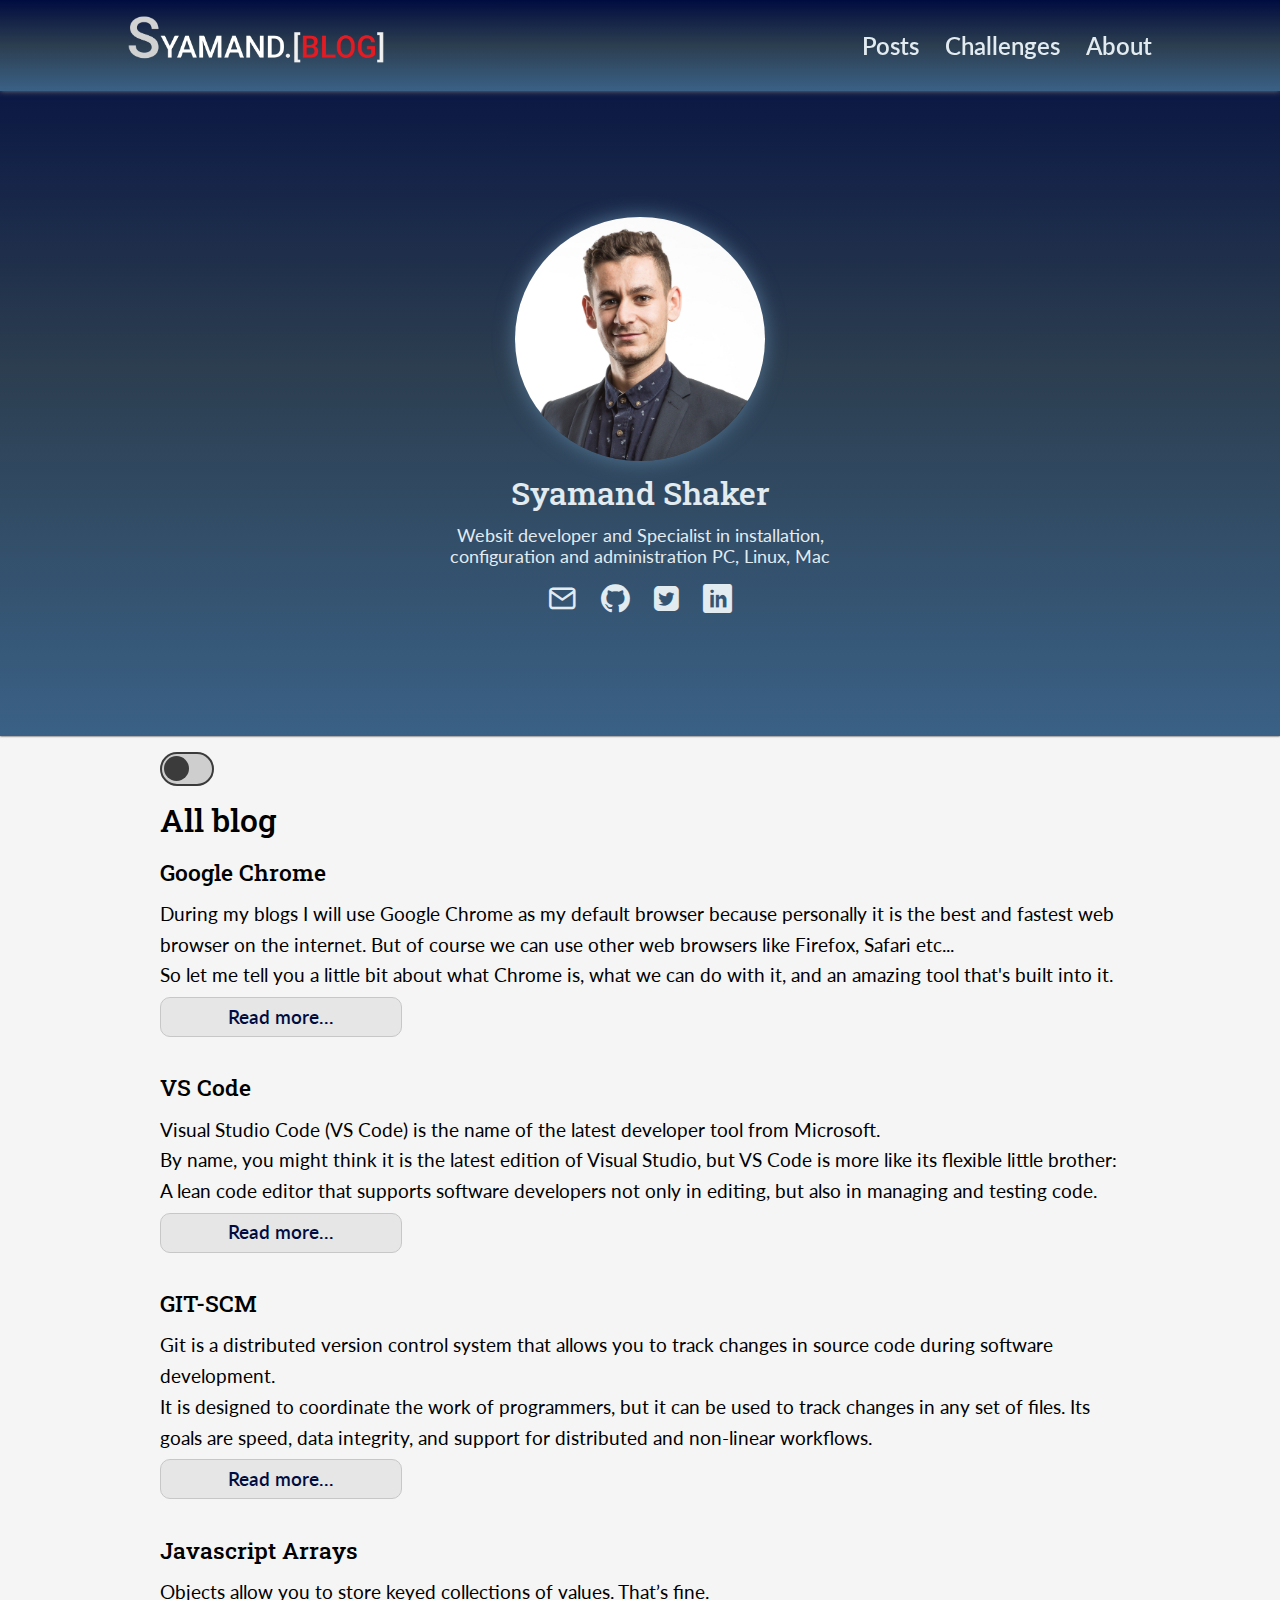
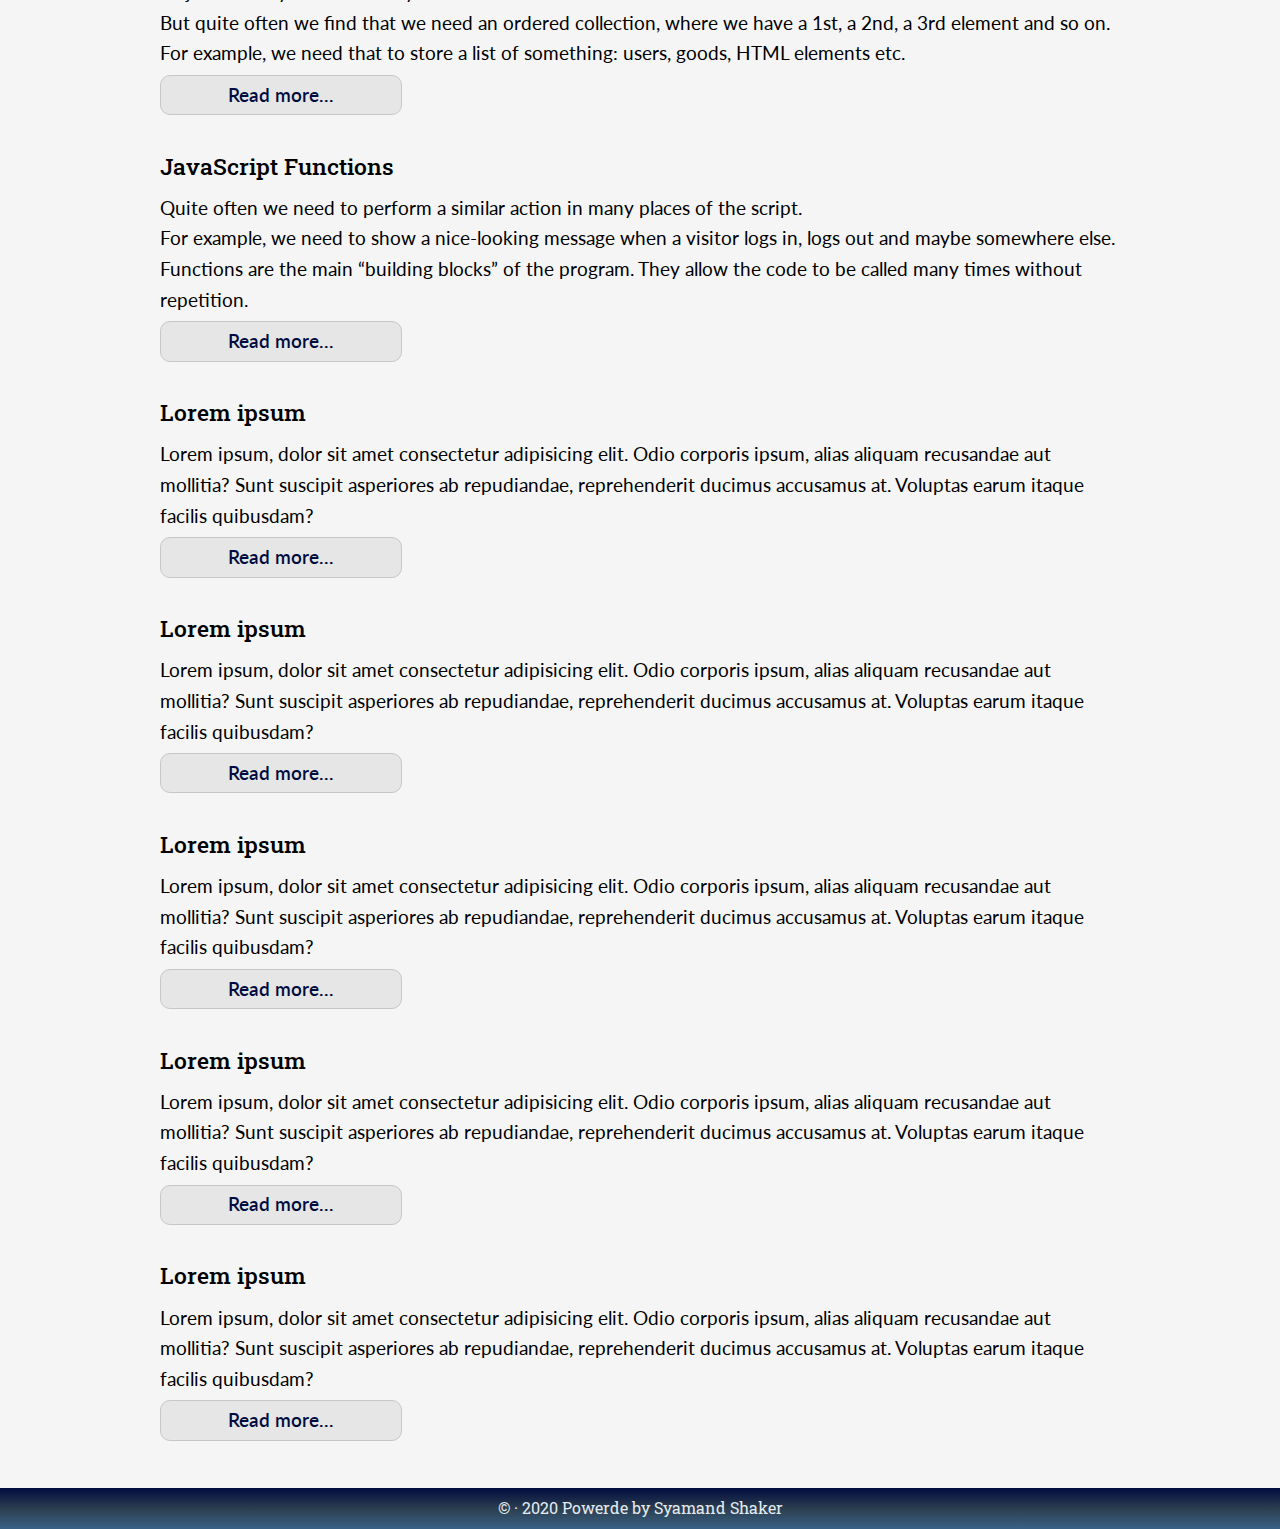
<file: index.html>
<!DOCTYPE html>
<html lang="en">

<head>
    <meta charset="UTF-8">
    <meta name="viewport" content="width=device-width, initial-scale=1.0">
    <title>Welcome to my blog | Syamand Shaker</title>

    <!-- GOOGLE FONTS -->
    <link href="https://fonts.googleapis.com/css2?family=Lato:wght@400;700;900&family=Roboto+Slab:wght@300;400;500&display=swap" rel="stylesheet">

    <!--ICONMOON-->
    <link rel="stylesheet" href="assets/icons/style.css">

    <!-- FAVICONS -->
    <link rel="apple-touch-icon" sizes="180x180" href="assets/favicons/apple-touch-icon.png">
    <link rel="icon" type="image/png" sizes="32x32" href="assets/favicons/favicon-32x32.png">
    <link rel="icon" type="image/png" sizes="16x16" href="assets/favicons/favicon-16x16.png">
    <link rel="manifest" href="assets/favicons/site.webmanifest">
    <link rel="mask-icon" href="assets/favicons/safari-pinned-tab.svg" color="#444444">
    <link rel="shortcut icon" href="assets/favicons/favicon.ico">
    <meta name="msapplication-TileColor" content="#eeeeee">
    <meta name="msapplication-config" content="assets/favicons/browserconfig.xml">
    <meta name="theme-color" content="#eeeeee">

    <!-- CSS LINKS-->
    <link rel="stylesheet" href="assets/css/styles.css">

</head>

<body id="home-page" >
    <header id="top-header" class="top-header">
        <figure class="logo">
          <a href="index.html">
            <img src="assets/img/logo.svg" alt="logo">
          </a>
        </figure>
        <figure id="hamburger-menu">
            <a href="#" id="open-menu" class="trigger">
                <img src="assets/img/burger-icon.svg" alt="Burger menu">
            </a>
            <a href="#" id="close-menu" class="trigger">
                <img src="assets/img/close-icon.svg" alt="Close menu">
            </a>
        </figure>
        <nav id="main-nav">
          <a href="#" title="posts">Posts</a>
          <a href="#" title="challenges">Challenges</a>
          <a href="about.html" title="about">About</a>
        </nav>
    </header>
    <main>
        <section class="section-centered">
            <div class="logo-centered">
                <img src="assets/img/logo-syamand.jpg" alt="">
                <h2>Syamand Shaker</h2>
                <p>Websit developer and Specialist in installation,<br> configuration and administration PC, Linux, Mac</p>
                <div class="social">
                    <a href="mailto:syamandshaker@outlook.fr" title="Mail"><span class="icon icon-mail"></span></a>
                    <a href="https://github.com/SyamandShaker" title="GitHub"><span class="icon icon-github"></span></a>
                    <a href="https://twitter.com/SyamandShaker" title="Twitter"><span class="icon icon-twitter"></span></a>
                    <a href="https://www.linkedin.com/in/syamand-shaker" title="Linkedin"><span class="icon icon-linkedin"></span></a>
                </div>
            </div>
        </section>
        <section class="blog-section">
            <div class="toggle">
              <input type="checkbox" id="toggle" />
              <label for="toggle"></label>
            </div>
            <h2>All blog</h2>
            <article>
                <h3>Google Chrome</h3>
                <p>During my blogs I will use Google Chrome as my default browser because personally it is the best and fastest web browser on the internet. But of course we can use other web browsers like Firefox, Safari etc...</p>
                <p>So let me tell you a little bit about what Chrome is, what we can do with it, and an amazing tool that's built into it.</p>
                <p class="read-more"><a href="posts/post-template-01.html">Read more...</a></p>
              </article>
              <article>
                <h3>VS Code</h3>
                <p>Visual Studio Code (VS Code) is the name of the latest developer tool from Microsoft.<br> By name, you might think it is the latest edition of Visual Studio, but VS Code is more like its flexible little brother: A lean code editor that supports software developers not only in editing, but also in managing and testing code.</p>
                <p class="read-more"><a href="posts/post-template-02.html">Read more...</a></p>
              </article>
              <article>
                <h3>GIT-SCM</h3>
                <p>Git is a distributed version control system that allows you to track changes in source code during software
                development.<br> It is designed to coordinate the work of programmers, but it can be used to track changes in any set
                of files. Its goals are speed, data integrity, and support for distributed and non-linear workflows.</p>
                <p class="read-more"><a href="posts/post-template-03.html">Read more...</a></p>
              </article>
              <article>
                <h3>Javascript Arrays</h3>
                <p>Objects allow you to store keyed collections of values. That’s fine.<br> But quite often we find that we need an ordered collection, where we have a 1st, a 2nd, a 3rd element and so on. For example, we need that to store a list of something: users, goods, HTML elements etc.</p>
                <p class="read-more"><a href="posts/post-template-04.html">Read more...</a></p>
              </article>
              <article>
                <h3>JavaScript Functions</h3>
                <p>Quite often we need to perform a similar action in many places of the script.
                <p>For example, we need to show a nice-looking message when a visitor logs in, logs out and maybe somewhere else.
                Functions are the main “building blocks” of the program. They allow the code to be called many times without repetition.</p>
                <p class="read-more"><a href="posts/post-template-05.html">Read more...</a></p>
              </article>
              <article>
                <h3>Lorem ipsum</h3>
                <p>Lorem ipsum, dolor sit amet consectetur adipisicing elit. Odio corporis ipsum, alias aliquam recusandae aut mollitia? Sunt suscipit asperiores ab repudiandae, reprehenderit ducimus accusamus at. Voluptas earum itaque facilis quibusdam?</p> <p class="read-more"><a href="posts/post-template-06.html">Read more...</a></p>
              </article>
              <article>
                <h3>Lorem ipsum</h3>
                <p>Lorem ipsum, dolor sit amet consectetur adipisicing elit. Odio corporis ipsum, alias aliquam recusandae aut mollitia? Sunt suscipit asperiores ab repudiandae, reprehenderit ducimus accusamus at. Voluptas earum itaque facilis quibusdam?</p> <p class="read-more"><a href="posts/post-template-07.html">Read more...</a></p>
              </article>
              <article>
                <h3>Lorem ipsum</h3>
                <p>Lorem ipsum, dolor sit amet consectetur adipisicing elit. Odio corporis ipsum, alias aliquam recusandae aut mollitia? Sunt suscipit asperiores ab repudiandae, reprehenderit ducimus accusamus at. Voluptas earum itaque facilis quibusdam?</p> <p class="read-more"><a href="posts/post-template-08.html">Read more...</a></p>
              </article>
              <article>
                <h3>Lorem ipsum</h3>
                <p>Lorem ipsum, dolor sit amet consectetur adipisicing elit. Odio corporis ipsum, alias aliquam recusandae aut mollitia? Sunt suscipit asperiores ab repudiandae, reprehenderit ducimus accusamus at. Voluptas earum itaque facilis quibusdam?</p> <p class="read-more"><a href="posts/post-template-09.html">Read more...</a></p>
              </article>
              <article>
                <h3>Lorem ipsum</h3>
                <p>Lorem ipsum, dolor sit amet consectetur adipisicing elit. Odio corporis ipsum, alias aliquam recusandae aut mollitia? Sunt suscipit asperiores ab repudiandae, reprehenderit ducimus accusamus at. Voluptas earum itaque facilis quibusdam?</p> <p class="read-more"><a href="posts/post-template-10.html">Read more...</a></p>
              </article>
        </section>
    </main>
    <footer>
        <h3>© · 2020 Powerde by Syamand Shaker</h3>
    </footer>
    <script>
        const body = document.querySelector("body");
        const openMenu = document.querySelector("#open-menu");
        const closeMenu = document.querySelector("#close-menu");
        
        openMenu.addEventListener('click', function () {
            body.classList.add('menu-is-open');
        });
        closeMenu.addEventListener('click', function () {
            body.classList.remove('menu-is-open');
        });

        /* dark theme */
        const toggle = document.getElementById('toggle');
        toggle.addEventListener('input', (e) => {
          const isChecked = e.target.checked;
          
          if(isChecked) {
            body.classList.add('dark-theme');
          } else {
            body.classList.remove('dark-theme');
          }
        });
    </script>
    <script src="https://code.jquery.com/jquery-3.4.1.slim.js"></script>
    <script src="assets/js/app.js"></script>
</body>

</html>
</file>
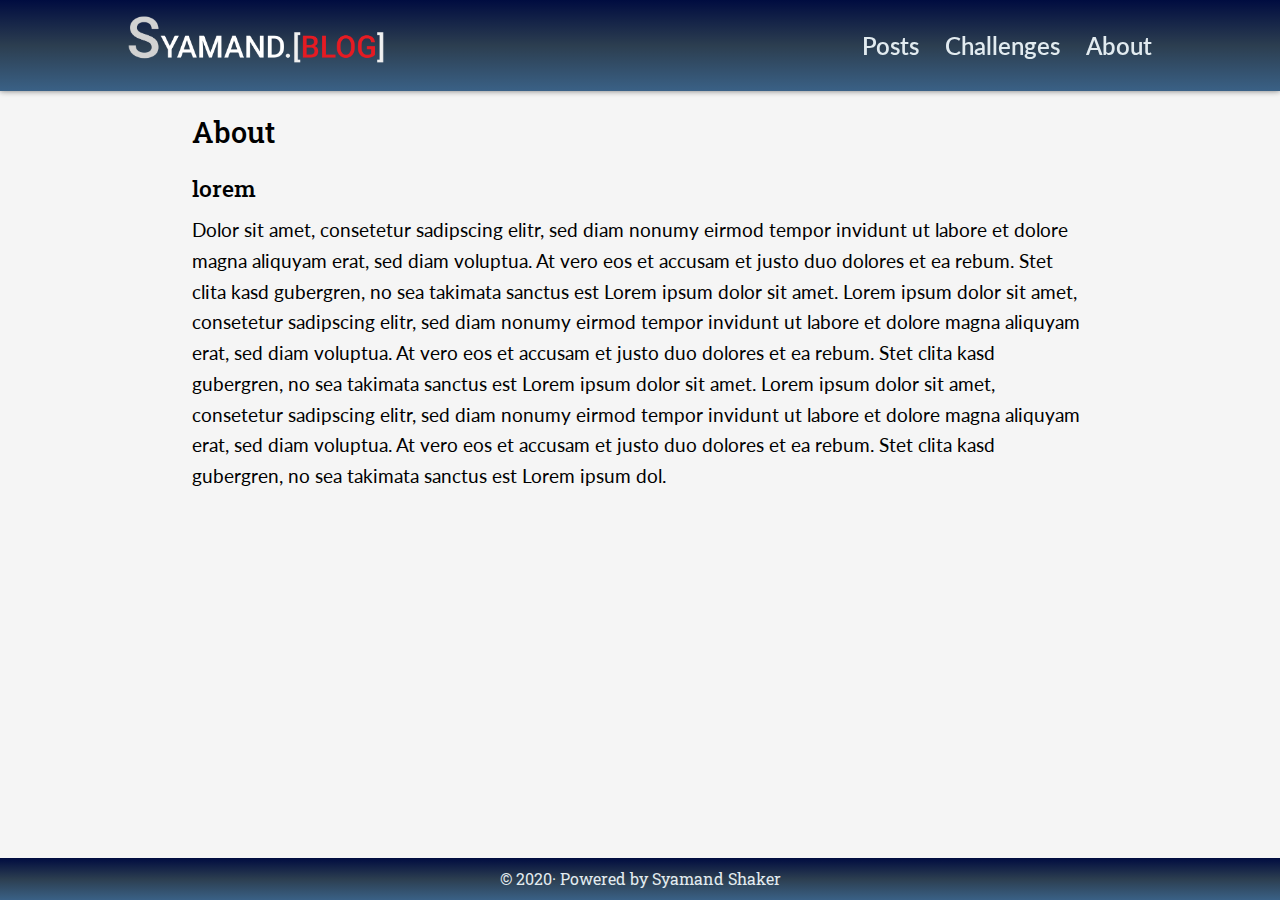
<file: about.html>
<!DOCTYPE html>
<html lang="en">

<head>
    <meta charset="UTF-8">
    <meta name="viewport" content="width=device-width, initial-scale=1.0">
    <title>About</title>

    <!-- GOOGLE FONTS -->
    <link href="https://fonts.googleapis.com/css2?family=Lato:wght@400;700;900&family=Roboto+Slab:wght@300;400;500&display=swap" rel="stylesheet">

    <!-- FAVICONS -->
    <link rel="apple-touch-icon" sizes="180x180" href="assets/favicons/apple-touch-icon.png">
    <link rel="icon" type="image/png" sizes="32x32" href="assets/favicons/favicon-32x32.png">
    <link rel="icon" type="image/png" sizes="16x16" href="assets/favicons/favicon-16x16.png">
    <link rel="manifest" href="assets/favicons/site.webmanifest">
    <link rel="mask-icon" href="assets/favicons/safari-pinned-tab.svg" color="#444444">
    <link rel="shortcut icon" href="assets/favicons/favicon.ico">
    <meta name="msapplication-TileColor" content="#eeeeee">
    <meta name="msapplication-config" content="assets/favicons/browserconfig.xml">
    <meta name="theme-color" content="#eeeeee">

    <!-- CSS LINKS-->
    <link rel="stylesheet" href="assets/css/styles.css">
</head>

<body id="about-page">
    <header id="top-header" class="top-header">
        <figure class="logo">
            <a href="index.html">
              <img src="assets/img/logo.svg" alt="logo">
            </a>
          </figure>
        <figure id="hamburger-menu">
            <a href="#" id="open-menu" class="trigger">
                <img src="assets/img/burger-icon.svg" alt="Burger menu">
            </a>
            <a href="#" id="close-menu" class="trigger">
                <img src="assets/img/close-icon.svg" alt="Close menu">
            </a>
        </figure>
        <nav id="main-nav">
            <a href="#" title="posts">Posts</a>
            <a href="#" title="challenges">Challenges</a>
            <a href="about.html" title="about">About</a>
        </nav>
    </header>
    <main>
        <h2>About</h2>
        <article>
            <h3>lorem</h3>
            Dolor sit amet, consetetur sadipscing elitr, sed diam nonumy eirmod tempor invidunt ut labore et dolore
            magna aliquyam erat, sed diam voluptua. At vero eos et accusam et justo duo dolores et ea rebum. Stet clita
            kasd gubergren, no sea takimata sanctus est Lorem ipsum dolor sit amet. Lorem ipsum dolor sit amet,
            consetetur sadipscing elitr, sed diam nonumy eirmod tempor invidunt ut labore et dolore magna aliquyam erat,
            sed diam voluptua. At vero eos et accusam et justo duo dolores et ea rebum. Stet clita kasd gubergren, no
            sea takimata sanctus est Lorem ipsum dolor sit amet. Lorem ipsum dolor sit amet, consetetur sadipscing
            elitr, sed diam nonumy eirmod tempor invidunt ut labore et dolore magna aliquyam erat, sed diam voluptua. At
            vero eos et accusam et justo duo dolores et ea rebum. Stet clita kasd gubergren, no sea takimata sanctus est
            Lorem ipsum dol.
        </article>
    </main>
    <footer>
        <h3>© 2020· Powered by Syamand Shaker</h3>
    </footer>
    <script>
        const body = document.querySelector("body");
        const openMenu = document.querySelector("#open-menu");
        const closeMenu = document.querySelector("#close-menu");

        openMenu.addEventListener('click', function () {
            body.classList.add('menu-is-open');
        });
        closeMenu.addEventListener('click', function () {
            body.classList.remove('menu-is-open');
        });
    </script>
</body>

</html>
</file>
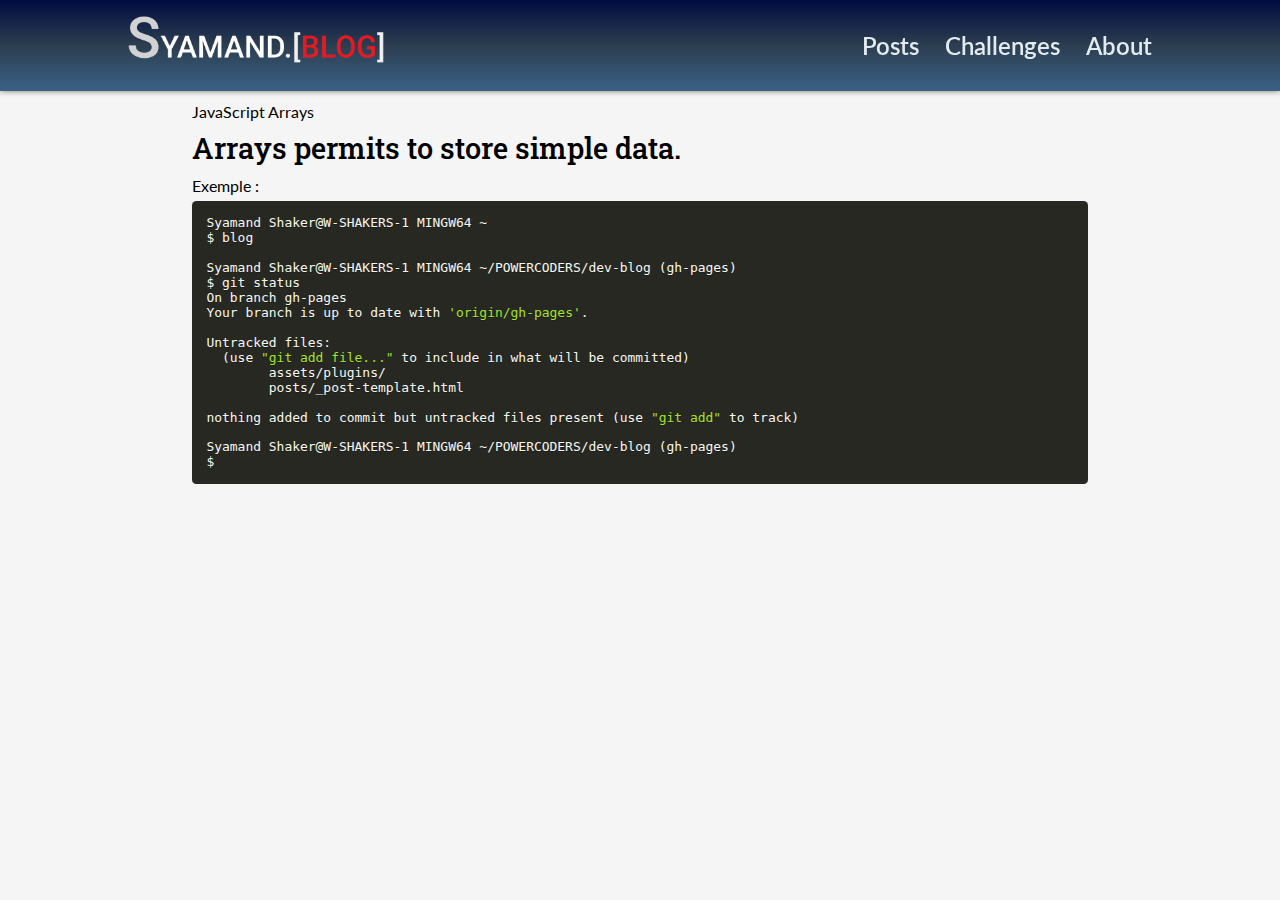
<file: posts/_post-template.html>
<!DOCTYPE html>
<html lang="en">
<head>
  <meta charset="UTF-8">
  <meta name="viewport" content="width=device-width, initial-scale=1.0">
  <title>Document</title>
  <link rel="stylesheet" href="../assets/plugins/prism-js/prism.css">
  <link href="https://fonts.googleapis.com/css2?family=Lato:wght@400;700;900&family=Roboto+Slab:wght@300;400;500&display=swap"
  rel="stylesheet" />

  <link rel="apple-touch-icon" sizes="180x180" href="../assets/favicons/apple-touch-icon.png">
  <link rel="icon" type="image/png" sizes="32x32" href="../assets/favicons/favicon-32x32.png">
  <link rel="icon" type="image/png" sizes="16x16" href="../assets/favicons/favicon-16x16.png">
  <link rel="manifest" href="../assets/favicons/site.webmanifest">
  <link rel="mask-icon" href="../assets/favicons/safari-pinned-tab.svg" color="#444444">
  <link rel="shortcut icon" href="../assets/favicons/favicon.ico">
  <meta name="msapplication-TileColor" content="#eeeeee">
  <meta name="msapplication-config" content="../assets/favicons/browserconfig.xml">
  <meta name="theme-color" content="#eeeeee">

  <link rel="stylesheet" href="../assets/icons/style.css">

  <link rel="stylesheet" href="../assets/css/styles.css">
</head>
<body class="post">
  <header id="top-header" class="nav-down top-header">
    <figure class="logo">
      <a href="index.html">
        <img src="../assets/img/logo.svg" alt="logo">
      </a>
    </figure>
    <figure id="hamburger-menu">
        <a href="#" id="open-menu" class="trigger">
            <img src="../assets/img/burger-icon.svg" alt="Burger menu">
        </a>
        <a href="#" id="close-menu" class="trigger">
            <img src="../assets/img/close-icon.svg" alt="Close menu">
        </a>
    </figure>
    <nav id="main-nav">
      <a href="#" title="posts">Posts</a>
      <a href="#" title="challenges">Challenges</a>
      <a href="about.html" title="about">About</a>
    </nav>
</header>
  <main id="content">
    <h1>JavaScript Arrays</h1>
    <h2>Arrays permits to store simple data.</h2>

    <p>Exemple :</p>

    <pre>
      <code class="language-git">
        Syamand Shaker@W-SHAKERS-1 MINGW64 ~
        $ blog

        Syamand Shaker@W-SHAKERS-1 MINGW64 ~/POWERCODERS/dev-blog (gh-pages)
        $ git status
        On branch gh-pages
        Your branch is up to date with 'origin/gh-pages'.

        Untracked files:
          (use "git add file..." to include in what will be committed)
                assets/plugins/
                posts/_post-template.html

        nothing added to commit but untracked files present (use "git add" to track)

        Syamand Shaker@W-SHAKERS-1 MINGW64 ~/POWERCODERS/dev-blog (gh-pages)
        $
      </code>
    </pre>
  </main>
  <script src="../assets/plugins/prism-js/prism.js"></script>
</body>
</html>
</file>
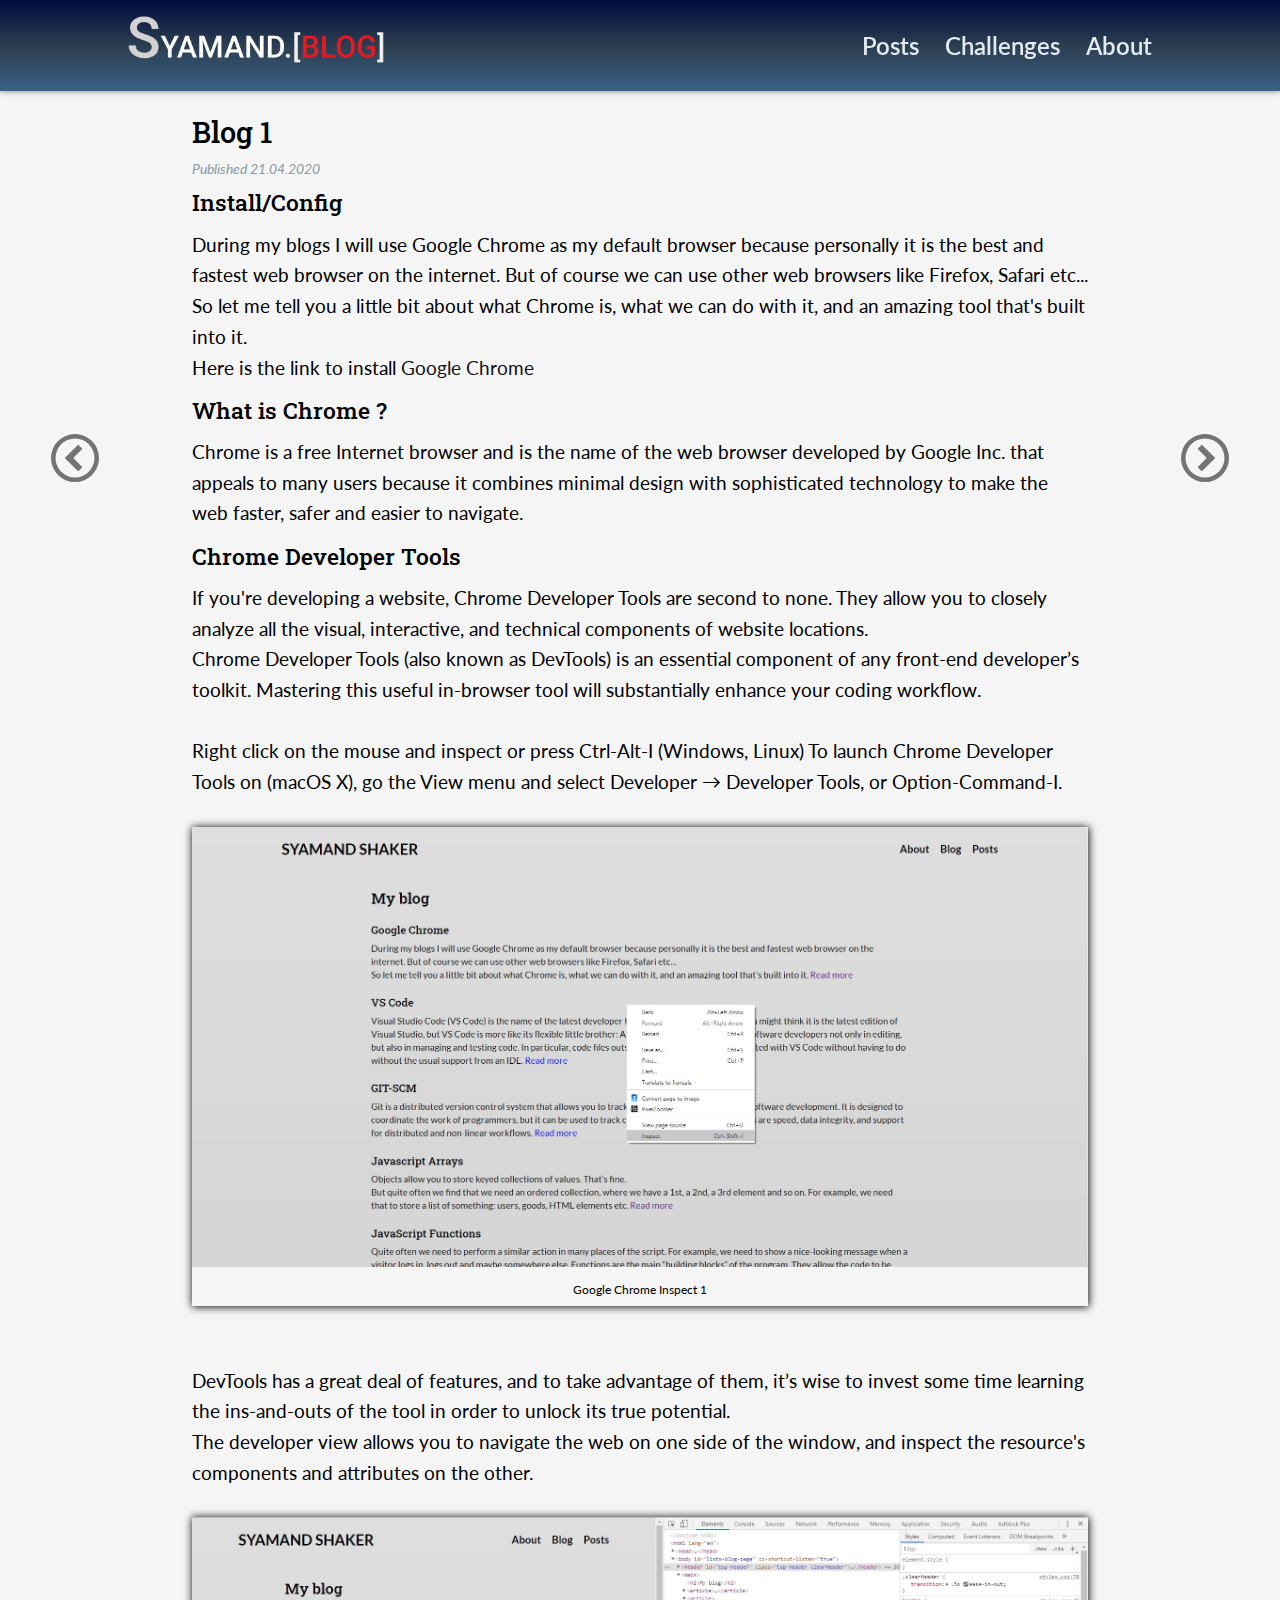
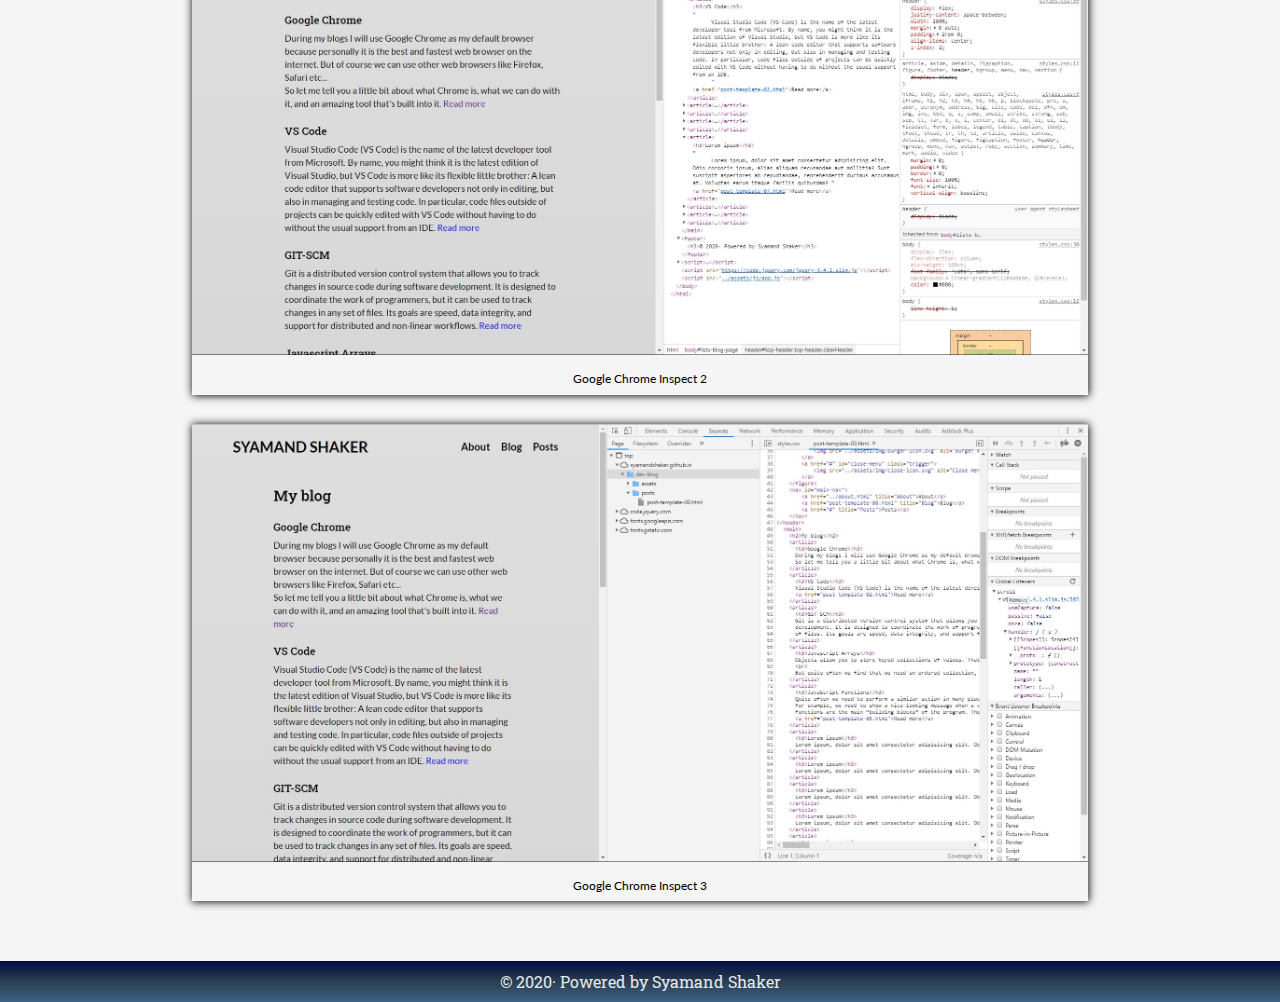
<file: posts/post-template-01.html>
<!DOCTYPE html>
<html lang="en">

<head>
  <meta charset="UTF-8">
  <meta name="viewport" content="width=device-width, initial-scale=1.0">
  <title>Blog</title>

  <!-- GOOGLE FONTS -->
  <link
    href="https://fonts.googleapis.com/css2?family=Lato:wght@400;700;900&family=Roboto+Slab:wght@300;400;500&display=swap"
    rel="stylesheet">

  <!--ICONMOON-->
  <link rel="stylesheet" href="../assets/icons/style.css">

  <!-- FAVICONS -->
  <link rel="apple-touch-icon" sizes="180x180" href="../assets/favicons/apple-touch-icon.png">
  <link rel="icon" type="image/png" sizes="32x32" href="../assets/favicons/favicon-32x32.png">
  <link rel="icon" type="image/png" sizes="16x16" href="../assets/favicons/favicon-16x16.png">
  <link rel="manifest" href="../assets/favicons/site.webmanifest">
  <link rel="mask-icon" href="../assets/favicons/safari-pinned-tab.svg" color="#444444">
  <link rel="shortcut icon" href="../assets/favicons/favicon.ico">
  <meta name="msapplication-TileColor" content="#eeeeee">
  <meta name="msapplication-config" content="../assets/favicons/browserconfig.xml">
  <meta name="theme-color" content="#eeeeee">

  <!-- CSS LINKS-->
  <link rel="stylesheet" href="../assets/css/styles.css">

</head>
<body id="blog-1">
  <header id="top-header" class="nav-down top-header">
    <figure class="logo">
      <a href="../index.html">
        <img src="../assets/img/logo.svg" alt="logo">
      </a>
    </figure>
    <figure id="hamburger-menu">
        <a href="#" id="open-menu" class="trigger">
            <img src="../assets/img/burger-icon.svg" alt="Burger menu">
        </a>
        <a href="#" id="close-menu" class="trigger">
            <img src="../assets/img/close-icon.svg" alt="Close menu">
        </a>
    </figure>
    <nav id="main-nav">
      <a href="#" title="posts">Posts</a>
      <a href="#" title="challenges">Challenges</a>
      <a href="../about.html" title="about">About</a>
    </nav>
</header>
  <main>
    <h2>Blog 1</h2>
    <h4>Published 21.04.2020</h4>
    <article>
      <h3>Install/Config</h3>
      <p>During my blogs I will use Google Chrome as my default browser because personally it is the best and fastest web
      browser on the internet. But of course we can use other web browsers like Firefox, Safari etc...<br>
      So let me tell you a little bit about what Chrome is, what we can do with it, and an amazing tool that's built
      into it.</p>
      <p>Here is the link to install <a href="https://www.google.com/chrome/?brand=CHBD&gclid=EAIaIQobChMIuaSCnOL56AIVR4myCh1LtQBAEAAYASAAEgKxaPD_BwE&gclsrc=aw.ds">Google Chrome</a></p>
      <h3>What is Chrome ?</h3>
      <p>Chrome is a free Internet browser and is the name of the web browser developed by Google Inc. that appeals to many
      users because it combines minimal design with sophisticated technology to make the web faster, safer and easier to
      navigate.</p>
      <h3>Chrome Developer Tools</h3>
      <p>If you're developing a website, Chrome Developer Tools are second to none. They allow you to closely analyze all
      the visual, interactive, and technical components of website locations.</p>
      <p>Chrome Developer Tools (also known as DevTools) is an essential component of any front-end developer’s toolkit.
      Mastering this useful in-browser tool will substantially enhance your coding workflow.</p>
      <br>
      <p>Right click on the mouse and inspect or press Ctrl-Alt-I (Windows, Linux)
      To launch Chrome Developer Tools on (macOS X), go the View menu and select Developer → Developer Tools, or
      Option-Command-I.</p>
      <figure class="img-styles">
        <img src="../assets/img/Blog-01/Inspect-google-chrome-1.jpg" alt="Google-chrome-Inspect1">
        <figcaption>Google Chrome Inspect 1</figcaption>
      </figure>
      <br>
      <p>DevTools has a great deal of features, and to take advantage of them, it’s wise to invest some time learning the
      ins-and-outs of the tool in order to unlock its true potential.</p>
      <p>The developer view allows you to navigate the web on one side of the window, and inspect the resource's components
      and attributes on the other.</p>
      <figure class="img-styles">
        <img src="../assets/img/Blog-01/Inspect-google-chrome-2.jpg" alt="Google-chrome-Inspect2">
        <figcaption>Google Chrome Inspect 2</figcaption>
      </figure>
      <figure class="img-styles">
        <img src="../assets/img/Blog-01/Inspect-google-chrome-3.jpg" alt="Google-chrome-Inspect3">
        <figcaption>Google Chrome Inspect 3</figcaption>
      </figure>
    </article>
    <div class="post-nav circle-left">
      <a href="#" title="Previous blog"><span class="icon icon-circle-left"></span></a>
    </div>
    <div class="post-nav circle-right">
      <a href="post-template-02.html" title="Next blog"><span class="icon icon-circle-right"></span></a>
    </div>
  </main>
  <footer>
    <h3>© 2020· Powered by Syamand Shaker</h3>
  </footer>
  <script>
    const body = document.querySelector("body");
    const openMenu = document.querySelector("#open-menu");
    const closeMenu = document.querySelector("#close-menu");
    
    openMenu.addEventListener('click', function () {
        body.classList.add('menu-is-open');
    });
    closeMenu.addEventListener('click', function () {
        body.classList.remove('menu-is-open');
    });
  </script>
<script src="https://code.jquery.com/jquery-3.4.1.slim.js"></script>
<script src="../assets/js/app.js"></script>
</body>

</html>
</file>
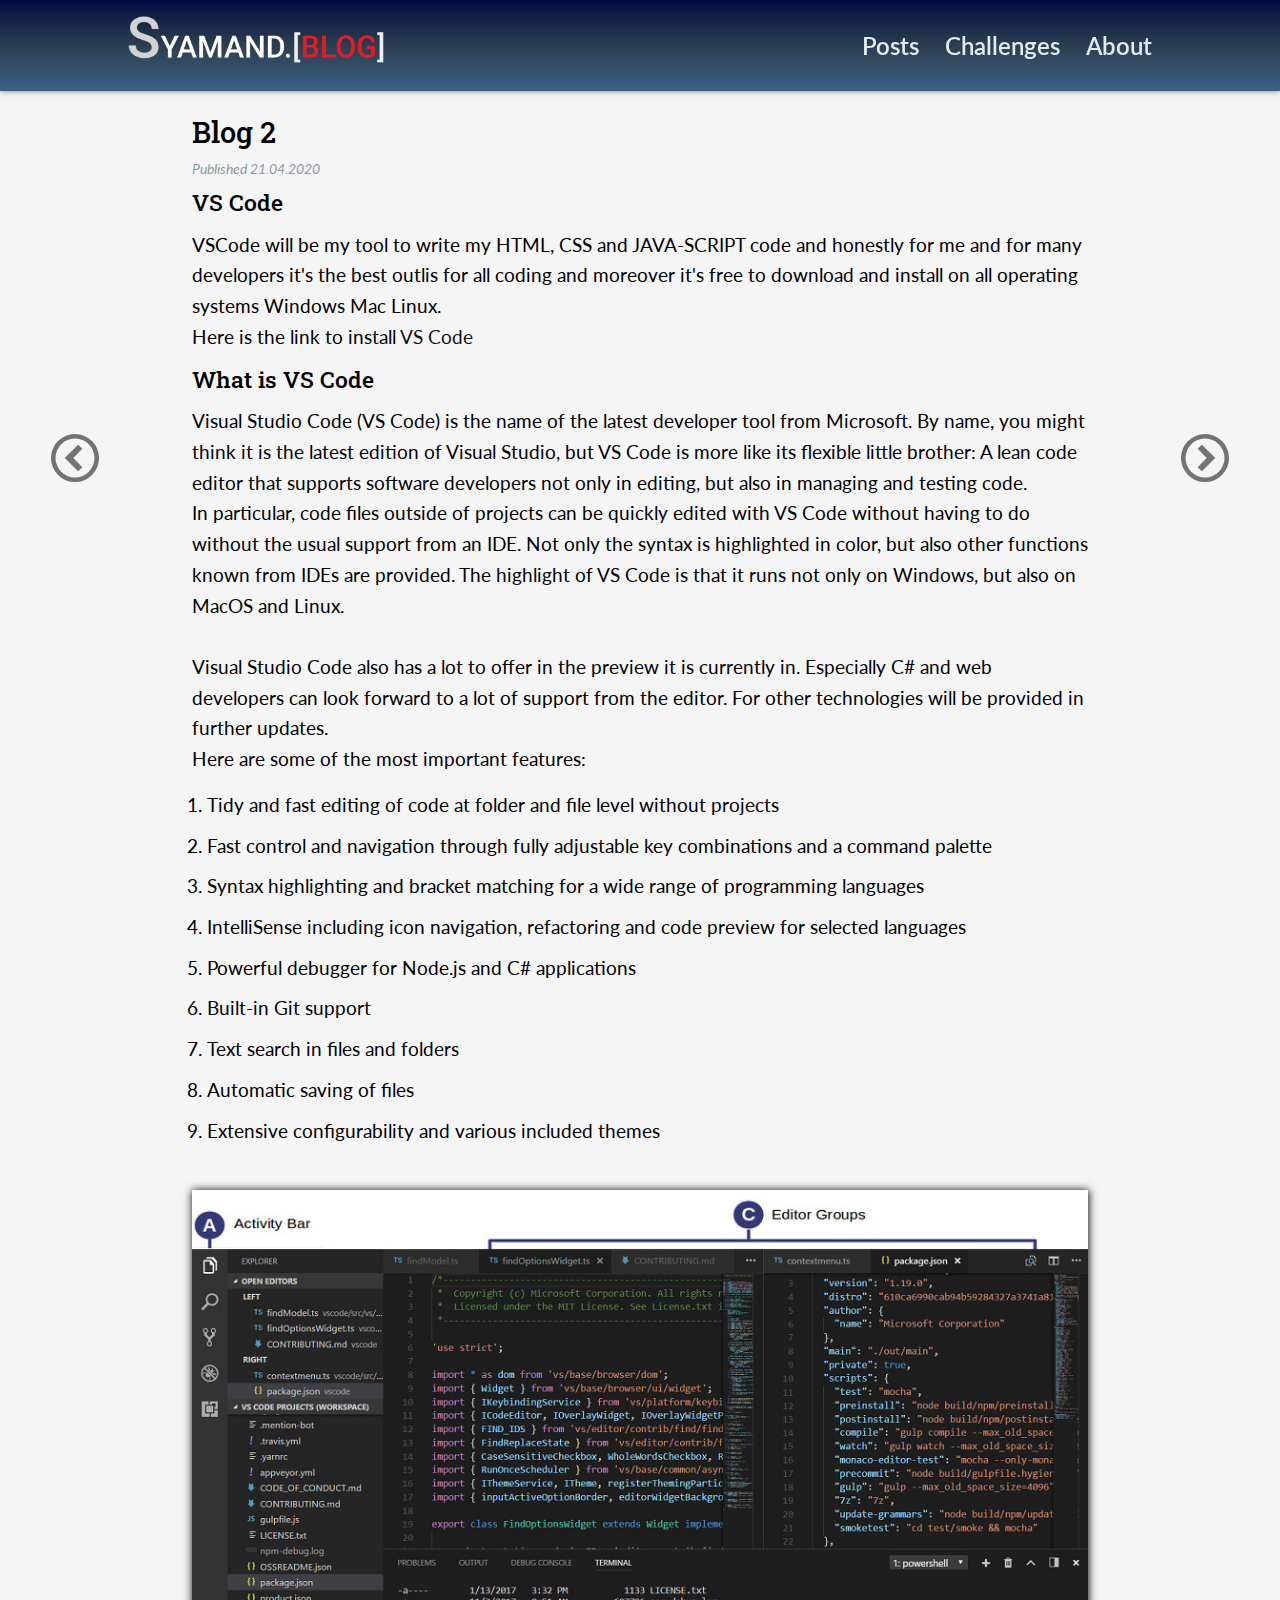
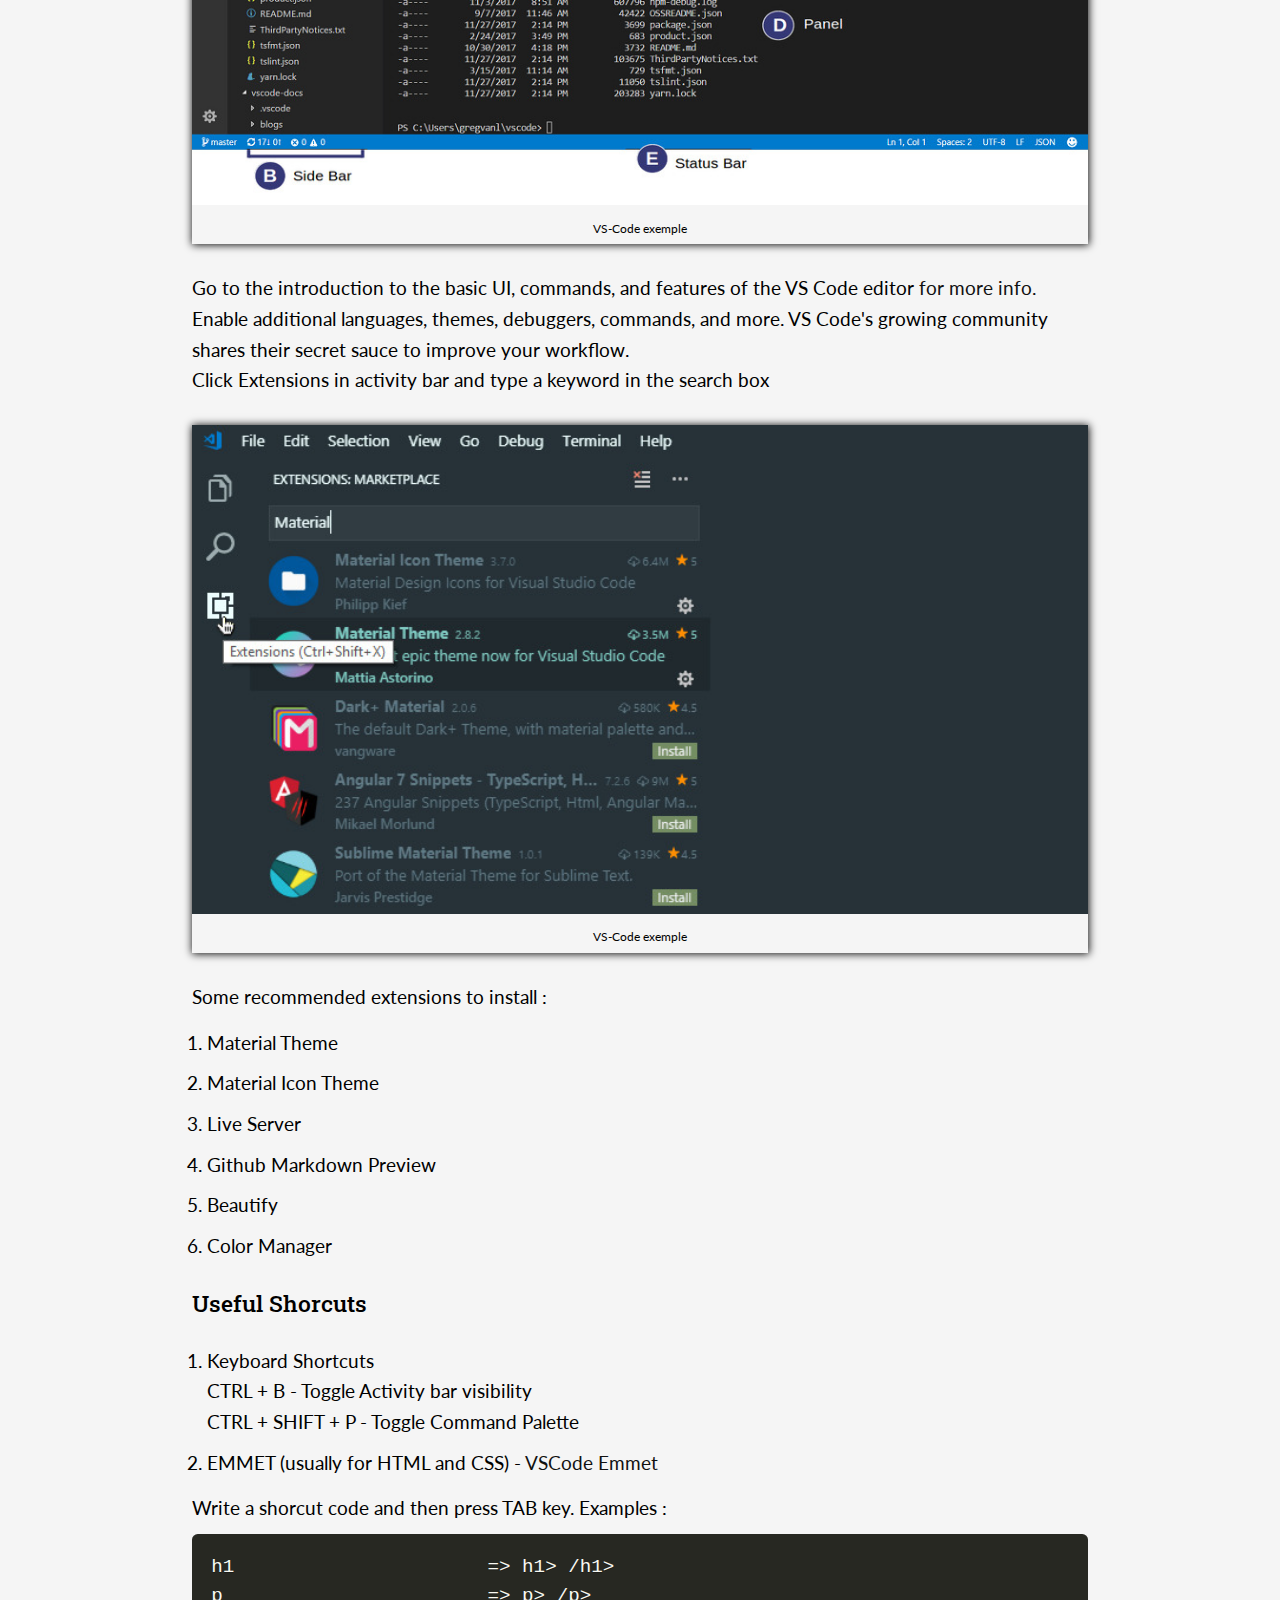
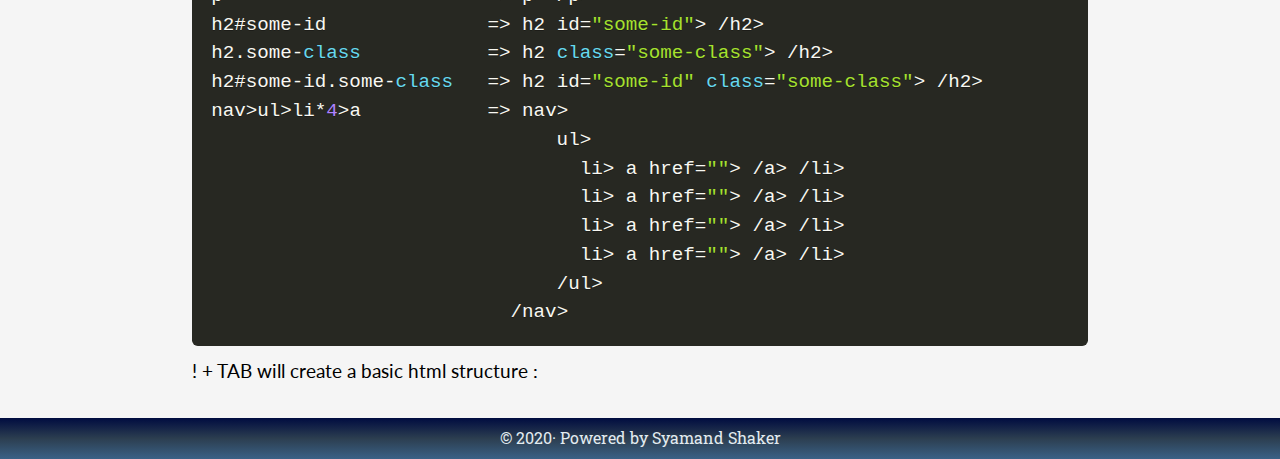
<file: posts/post-template-02.html>
<!DOCTYPE html>
<html lang="en">

<head>
  <meta charset="UTF-8">
  <meta name="viewport" content="width=device-width, initial-scale=1.0">
  <title>Blog</title>
  
  <!-- PLUGINS PRISM-JS -->
  <link rel="stylesheet" href="../assets/plugins/prism-js/prism.css">

  <!-- GOOGLE FONTS -->
  <link
    href="https://fonts.googleapis.com/css2?family=Lato:wght@400;700;900&family=Roboto+Slab:wght@300;400;500&display=swap"
    rel="stylesheet">

  <!--ICONMOON-->
  <link rel="stylesheet" href="../assets/icons/style.css">

  <!-- FAVICONS -->
  <link rel="apple-touch-icon" sizes="180x180" href="../assets/favicons/apple-touch-icon.png">
  <link rel="icon" type="image/png" sizes="32x32" href="../assets/favicons/favicon-32x32.png">
  <link rel="icon" type="image/png" sizes="16x16" href="../assets/favicons/favicon-16x16.png">
  <link rel="manifest" href="../assets/favicons/site.webmanifest">
  <link rel="mask-icon" href="../assets/favicons/safari-pinned-tab.svg" color="#444444">
  <link rel="shortcut icon" href="../assets/favicons/favicon.ico">
  <meta name="msapplication-TileColor" content="#eeeeee">
  <meta name="msapplication-config" content="../assets/favicons/browserconfig.xml">
  <meta name="theme-color" content="#eeeeee">

  <!-- CSS LINKS-->
  <link rel="stylesheet" href="../assets/css/styles.css">

</head>

<body id="blog-2">
  <header id="top-header" class="nav-down top-header">
    <figure class="logo">
      <a href="../index.html">
        <img src="../assets/img/logo.svg" alt="logo">
      </a>
    </figure>
    <figure id="hamburger-menu">
        <a href="#" id="open-menu" class="trigger">
            <img src="../assets/img/burger-icon.svg" alt="Burger menu">
        </a>
        <a href="#" id="close-menu" class="trigger">
            <img src="../assets/img/close-icon.svg" alt="Close menu">
        </a>
    </figure>
    <nav id="main-nav">
      <a href="#" title="posts">Posts</a>
      <a href="#" title="challenges">Challenges</a>
      <a href="../about.html" title="about">About</a>
    </nav>
</header>
  <main>
    <h2>Blog 2</h2>
    <h4>Published 21.04.2020</h4>
    <article>
      <h3>VS Code</h3>
      <p>VSCode will be my tool to write my HTML, CSS and JAVA-SCRIPT code and honestly for me and for many developers it's the best outlis for all coding and moreover it's free to download and install on all operating systems Windows Mac Linux.</p>
      <p>Here is the link to install <a href="https://code.visualstudio.com/">VS Code</a></p>
      <h3>What is VS Code</h3>
      <p>Visual Studio Code (VS Code) is the name of the latest developer tool from Microsoft. By name, you might think it is the latest edition of Visual Studio, but VS Code is more like its flexible little brother: A lean code editor that supports software developers not only in editing, but also in managing and testing code.</p>
      <p>In particular, code files outside of projects can be quickly edited with VS Code without having to do without the usual support from an IDE. Not only the syntax is highlighted in color, but also other functions known from IDEs are provided. The highlight of VS Code is that it runs not only on Windows, but also on MacOS and Linux.</p>
      <br>
      <p>Visual Studio Code also has a lot to offer in the preview it is currently in. Especially C# and web developers can look forward to a lot of support from the editor. For other technologies will be provided in further updates.</p>
      <p>Here are some of the most important features:</p>
      <ol>
        <li>Tidy and fast editing of code at folder and file level without projects</li>
        <li>Fast control and navigation through fully adjustable key combinations and a command palette</li>
        <li>Syntax highlighting and bracket matching for a wide range of programming languages</li>
        <li>IntelliSense including icon navigation, refactoring and code preview for selected languages</li>
        <li>Powerful debugger for Node.js and C# applications</li>
        <li>Built-in Git support</li>
        <li>Text search in files and folders</li>
        <li>Automatic saving of files</li>
        <li>Extensive configurability and various included themes</li>
      </ol>
      <figure class="img-styles">
        <img src="../assets/img/Blog-02/vs-code.jpg" alt="User-Interface">
        <figcaption>VS-Code exemple</figcaption>
      </figure>
      <p>Go to the introduction to the basic UI, commands, and features of the VS Code editor <a href="https://code.visualstudio.com/docs/getstarted/userinterface"> for more info.</a></p>
      <p>Enable additional languages, themes, debuggers, commands, and more. VS Code's growing community shares their secret sauce to improve your workflow.</p>
      <p>Click Extensions in activity bar and type a keyword in the search box</p>
      <figure class="img-styles">
        <img src="../assets/img/Blog-02/vscode-install-extensions.jpg" alt="VScode-install-extensions">
        <figcaption>VS-Code exemple</figcaption>
      </figure>
      <p>Some recommended extensions to install :</p>
      <ol>
        <li>Material Theme</li>
        <li>Material Icon Theme</li>
        <li>Live Server</li>
        <li>Github Markdown Preview</li>
        <li>Beautify</li>
        <li>Color Manager</li>
      </ol>
      <h3>Useful Shorcuts</h3>
      <ol>
        <li>Keyboard Shortcuts 
            <p>CTRL + B - Toggle Activity bar visibility</p>
            <p>CTRL + SHIFT + P - Toggle Command Palette</p>
        </li>
        <li>EMMET (usually for HTML and CSS) - <a href="https://code.visualstudio.com/docs/editor/emmet">VSCode Emmet</a>
        </li>
      </ol>
      <p>Write a shorcut code and then press TAB key. Examples :</p>
      <pre>
        <code class="language-js">
          h1                      => h1> /h1>
          p                       => p> /p>
          h2#some-id              => h2 id="some-id"> /h2>
          h2.some-class           => h2 class="some-class"> /h2>
          h2#some-id.some-class   => h2 id="some-id" class="some-class"> /h2>
          nav>ul>li*4>a           => nav>
                                        ul>
                                          li> a href=""> /a> /li>
                                          li> a href=""> /a> /li>
                                          li> a href=""> /a> /li>
                                          li> a href=""> /a> /li>
                                        /ul>
                                    /nav>
        </code>
      </pre>
      <p>! + TAB will create a basic html structure :</p>
    </article>
    <div class="post-nav circle-left">
      <a href="post-template-01.html" title="Previous blog"><span class="icon icon-circle-left"></span></a>
    </div>
    <div class="post-nav circle-right">
      <a href="post-template-03.html" title="Next blog"><span class="icon icon-circle-right"></span></a>
    </div>
  </main>
  <footer>
    <h3>© 2020· Powered by Syamand Shaker</h3>
  </footer>
  <script>
    const body = document.querySelector("body");
    const openMenu = document.querySelector("#open-menu");
    const closeMenu = document.querySelector("#close-menu");
    
    openMenu.addEventListener('click', function () {
        body.classList.add('menu-is-open');
    });
    closeMenu.addEventListener('click', function () {
        body.classList.remove('menu-is-open');
    });
  </script>
  <script src="../assets/plugins/prism-js/prism.js"></script>
  <script src="https://code.jquery.com/jquery-3.4.1.slim.js"></script>
  <script src="../assets/js/app.js"></script>
</body>

</html>
</file>
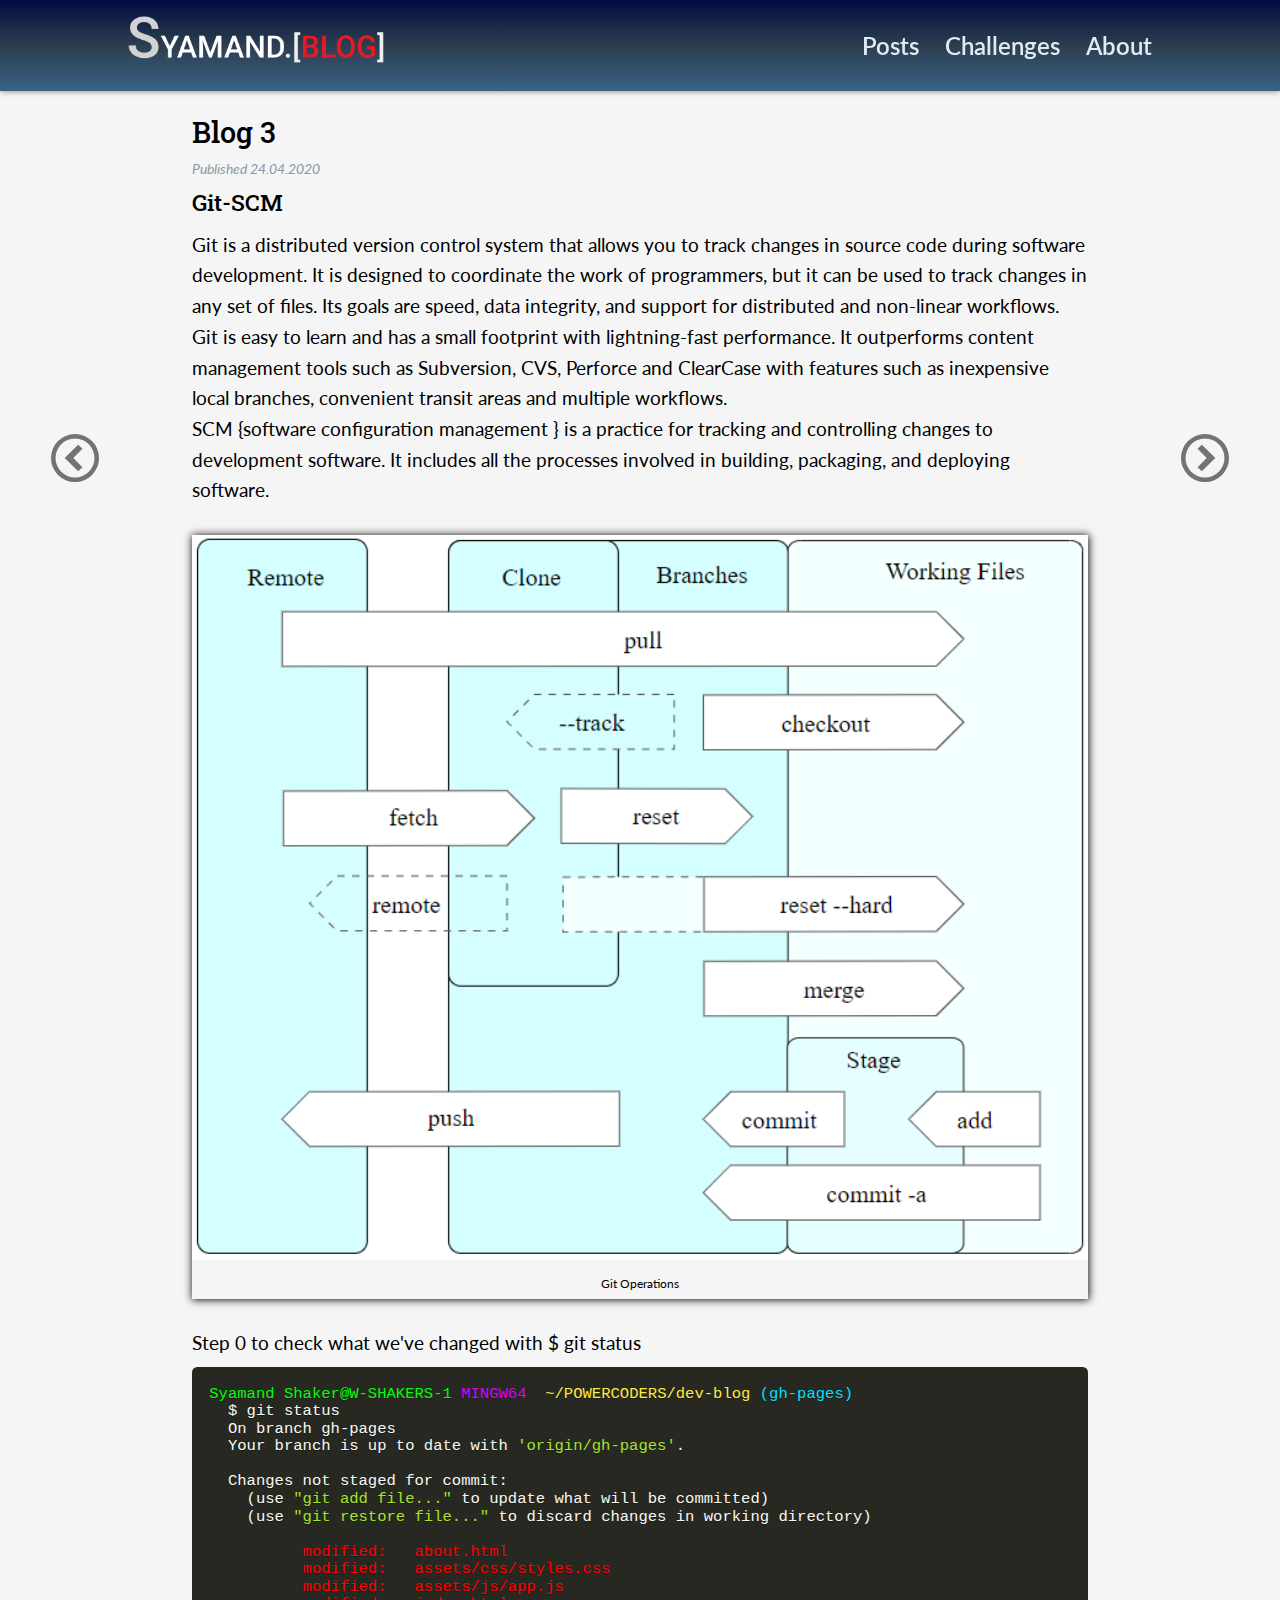
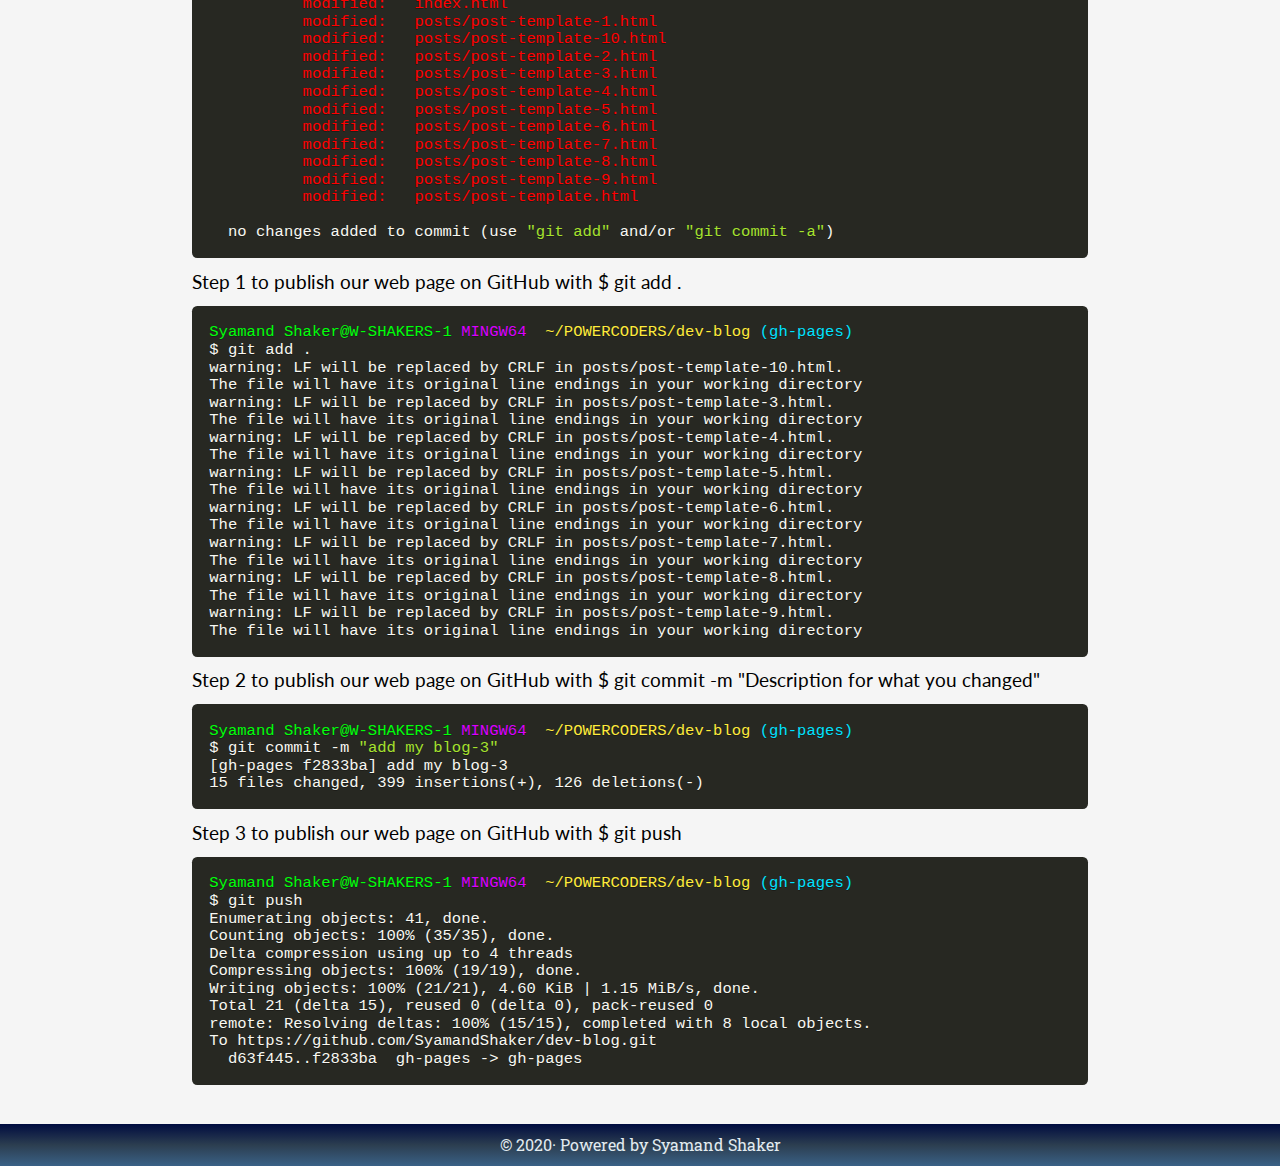
<file: posts/post-template-03.html>
<!DOCTYPE html>
<html lang="en">

<head>
  <meta charset="UTF-8">
  <meta name="viewport" content="width=device-width, initial-scale=1.0">
  <title>Blog</title>

  <!-- PLUGINS PRISM-JS -->
  <link rel="stylesheet" href="../assets/plugins/prism-js/prism.css">

  <!--ICONMOON-->
  <link rel="stylesheet" href="../assets/icons/style.css">

  <!-- GOOGLE FONTS -->
  <link
    href="https://fonts.googleapis.com/css2?family=Lato:wght@400;700;900&family=Roboto+Slab:wght@300;400;500&display=swap"
    rel="stylesheet">

  <!-- FAVICONS -->
  <link rel="apple-touch-icon" sizes="180x180" href="../assets/favicons/apple-touch-icon.png">
  <link rel="icon" type="image/png" sizes="32x32" href="../assets/favicons/favicon-32x32.png">
  <link rel="icon" type="image/png" sizes="16x16" href="../assets/favicons/favicon-16x16.png">
  <link rel="manifest" href="../assets/favicons/site.webmanifest">
  <link rel="mask-icon" href="../assets/favicons/safari-pinned-tab.svg" color="#444444">
  <link rel="shortcut icon" href="../assets/favicons/favicon.ico">
  <meta name="msapplication-TileColor" content="#eeeeee">
  <meta name="msapplication-config" content="../assets/favicons/browserconfig.xml">
  <meta name="theme-color" content="#eeeeee">

  <!-- CSS LINKS-->
  <link rel="stylesheet" href="../assets/css/styles.css">

</head>

<body id="blog-3">
  <header id="top-header" class="nav-down top-header">
    <figure class="logo">
      <a href="../index.html">
        <img src="../assets/img/logo.svg" alt="logo">
      </a>
    </figure>
    <figure id="hamburger-menu">
        <a href="#" id="open-menu" class="trigger">
            <img src="../assets/img/burger-icon.svg" alt="Burger menu">
        </a>
        <a href="#" id="close-menu" class="trigger">
            <img src="../assets/img/close-icon.svg" alt="Close menu">
        </a>
    </figure>
    <nav id="main-nav">
      <a href="#" title="posts">Posts</a>
      <a href="#" title="challenges">Challenges</a>
      <a href="../about.html" title="about">About</a>
    </nav>
</header>
  <main>
    <h2>Blog 3</h2>
    <h4>Published 24.04.2020</h4>
    <article>
      <h3>Git-SCM</h3>
      <p>Git is a distributed version control system that allows you to track changes in source code during software
      development. It is designed to coordinate the work of programmers, but it can be used to track changes in any set
      of files. Its goals are speed, data integrity, and support for distributed and non-linear workflows.</p>
      <p>Git is easy to learn and has a small footprint with lightning-fast performance. It outperforms content management
      tools such as Subversion, CVS, Perforce and ClearCase with features such as inexpensive local branches, convenient transit areas
      and multiple workflows.</p>
      <p>SCM {software configuration management } is a practice for tracking and controlling changes to development
      software. It includes all the processes involved in building, packaging, and deploying software.</p>
      <figure class="img-styles">
        <img src="../assets/img/Blog-03/git-operations.png" alt="Git-operations">
        <figcaption>Git Operations</figcaption>
      </figure>
      <p>Step 0 to check what we've changed with $ git status</p>
      <pre>
        <code class="language-git">   
          <span style='color: #00ff0a;'>Syamand Shaker@W-SHAKERS-1</span> <span style='color: #da00ff;'>MINGW64</span> <span style='color: #FFEB3B;'> ~/POWERCODERS/dev-blog</span> <span style='color: #00e2ff;'>(gh-pages)</span>
            $ git status
            On branch gh-pages
            Your branch is up to date with 'origin/gh-pages'.

            Changes not staged for commit:
              (use "git add file..." to update what will be committed)
              (use "git restore file..." to discard changes in working directory)
              <span style='color: #FF0000;'>
                    modified:   about.html
                    modified:   assets/css/styles.css
                    modified:   assets/js/app.js
                    modified:   index.html
                    modified:   posts/post-template-1.html
                    modified:   posts/post-template-10.html
                    modified:   posts/post-template-2.html
                    modified:   posts/post-template-3.html
                    modified:   posts/post-template-4.html
                    modified:   posts/post-template-5.html
                    modified:   posts/post-template-6.html
                    modified:   posts/post-template-7.html
                    modified:   posts/post-template-8.html
                    modified:   posts/post-template-9.html
                    modified:   posts/post-template.html
                </span>
            no changes added to commit (use "git add" and/or "git commit -a")
        </code>
      </pre>
      <p>Step 1 to publish our web page on GitHub with $ git add .</p>
      <pre>
        <code class="language-git">
          <span style='color: #00ff0a;'>Syamand Shaker@W-SHAKERS-1</span> <span style='color: #da00ff;'>MINGW64</span> <span style='color: #FFEB3B;'> ~/POWERCODERS/dev-blog</span> <span style='color: #00e2ff;'>(gh-pages)</span>
          $ git add .
          warning: LF will be replaced by CRLF in posts/post-template-10.html.
          The file will have its original line endings in your working directory
          warning: LF will be replaced by CRLF in posts/post-template-3.html.
          The file will have its original line endings in your working directory
          warning: LF will be replaced by CRLF in posts/post-template-4.html.
          The file will have its original line endings in your working directory
          warning: LF will be replaced by CRLF in posts/post-template-5.html.
          The file will have its original line endings in your working directory
          warning: LF will be replaced by CRLF in posts/post-template-6.html.
          The file will have its original line endings in your working directory
          warning: LF will be replaced by CRLF in posts/post-template-7.html.
          The file will have its original line endings in your working directory
          warning: LF will be replaced by CRLF in posts/post-template-8.html.
          The file will have its original line endings in your working directory
          warning: LF will be replaced by CRLF in posts/post-template-9.html.
          The file will have its original line endings in your working directory
        </code>
      </pre>
      <p>Step 2 to publish our web page on GitHub with $ git commit -m "Description for what you changed"</p>
      <pre>
        <code class="language-git">
          <span style='color: #00ff0a;'>Syamand Shaker@W-SHAKERS-1</span> <span style='color: #da00ff;'>MINGW64</span> <span style='color: #FFEB3B;'> ~/POWERCODERS/dev-blog</span> <span style='color: #00e2ff;'>(gh-pages)</span>
          $ git commit -m "add my blog-3"
          [gh-pages f2833ba] add my blog-3
          15 files changed, 399 insertions(+), 126 deletions(-)
        </code>
      </pre>
      <p>Step 3 to publish our web page on GitHub with $ git push</p>
      <pre>
        <code class="language-git">
          <span style='color: #00ff0a;'>Syamand Shaker@W-SHAKERS-1</span> <span style='color: #da00ff;'>MINGW64</span> <span style='color: #FFEB3B;'> ~/POWERCODERS/dev-blog</span> <span style='color: #00e2ff;'>(gh-pages)</span>
          $ git push
          Enumerating objects: 41, done.
          Counting objects: 100% (35/35), done.
          Delta compression using up to 4 threads
          Compressing objects: 100% (19/19), done.
          Writing objects: 100% (21/21), 4.60 KiB | 1.15 MiB/s, done.
          Total 21 (delta 15), reused 0 (delta 0), pack-reused 0
          remote: Resolving deltas: 100% (15/15), completed with 8 local objects.
          To https://github.com/SyamandShaker/dev-blog.git
            d63f445..f2833ba  gh-pages -> gh-pages
        </code>
      </pre>
    </article>
    <div class="post-nav circle-left">
      <a href="post-template-02.html" title="Previous blog"><span class="icon icon-circle-left"></span></a>
    </div>
    <div class="post-nav circle-right">
      <a href="post-template-04.html" title="Next blog"><span class="icon icon-circle-right"></span></a>
    </div>
  </main>
  <footer>
    <h3>© 2020· Powered by Syamand Shaker</h3>
  </footer>
  <script>
    const body = document.querySelector("body");
    const openMenu = document.querySelector("#open-menu");
    const closeMenu = document.querySelector("#close-menu");
    
    openMenu.addEventListener('click', function () {
        body.classList.add('menu-is-open');
    });
    closeMenu.addEventListener('click', function () {
        body.classList.remove('menu-is-open');
    });
  </script>
  <script src="../assets/plugins/prism-js/prism.js"></script>
  <script src="https://code.jquery.com/jquery-3.4.1.slim.js"></script>
  <script src="../assets/js/app.js"></script>
</body>

</html>
</file>
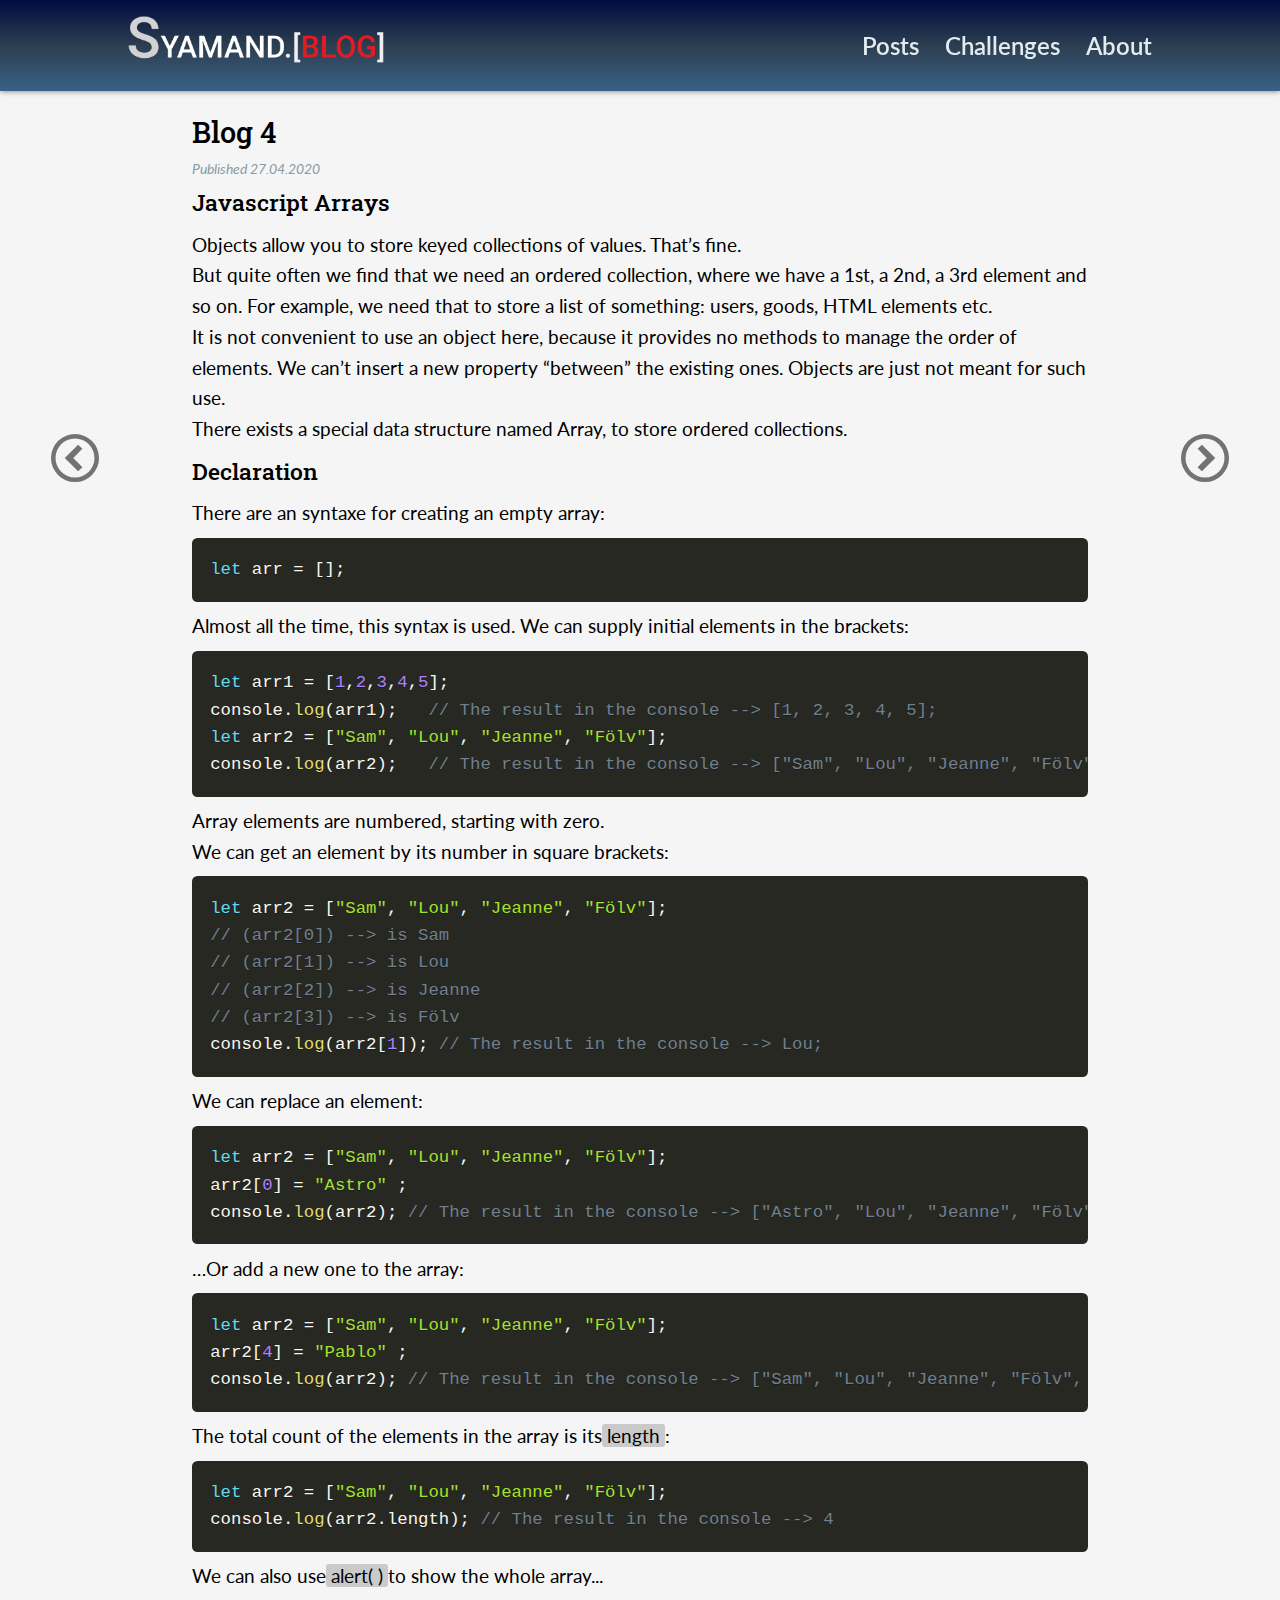
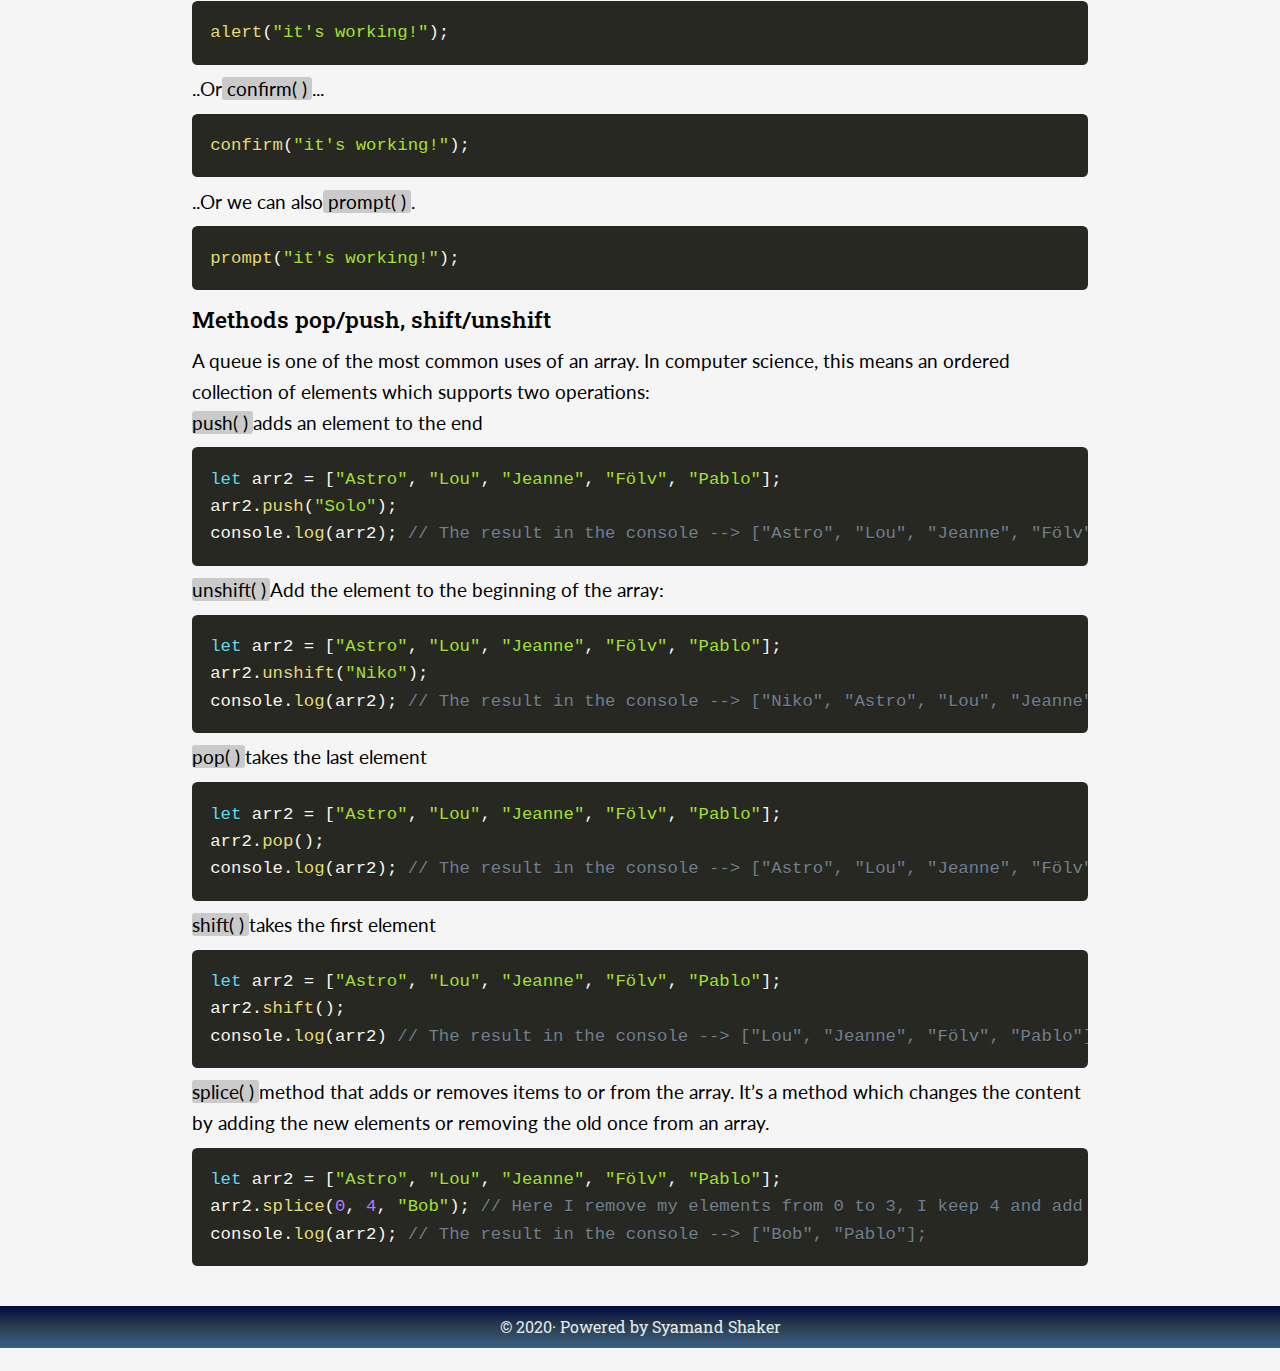
<file: posts/post-template-04.html>
<!DOCTYPE html>
<html lang="en">

<head>
  <meta charset="UTF-8">
  <meta name="viewport" content="width=device-width, initial-scale=1.0">
  <title>Blog</title>
  
  <!-- PLUGINS PRISM-JS -->
  <link rel="stylesheet" href="../assets/plugins/prism-js/prism.css">

  <!-- GOOGLE FONTS -->
  <link href="https://fonts.googleapis.com/css2?family=Lato:wght@400;700;900&family=Roboto+Slab:wght@300;400;500&display=swap" rel="stylesheet">

  <!--ICONMOON-->
  <link rel="stylesheet" href="../assets/icons/style.css">

  <!-- FAVICONS -->
  <link rel="apple-touch-icon" sizes="180x180" href="../assets/favicons/apple-touch-icon.png">
  <link rel="icon" type="image/png" sizes="32x32" href="../assets/favicons/favicon-32x32.png">
  <link rel="icon" type="image/png" sizes="16x16" href="../assets/favicons/favicon-16x16.png">
  <link rel="manifest" href="../assets/favicons/site.webmanifest">
  <link rel="mask-icon" href="../assets/favicons/safari-pinned-tab.svg" color="#444444">
  <link rel="shortcut icon" href="../assets/favicons/favicon.ico">
  <meta name="msapplication-TileColor" content="#eeeeee">
  <meta name="msapplication-config" content="../assets/favicons/browserconfig.xml">
  <meta name="theme-color" content="#eeeeee">

  <!-- CSS LINKS-->
  <link rel="stylesheet" href="../assets/css/styles.css">

</head>

<body id="blog-4">
  <header id="top-header" class="nav-down top-header">
    <figure class="logo">
      <a href="../index.html">
        <img src="../assets/img/logo.svg" alt="logo">
      </a>
    </figure>
    <figure id="hamburger-menu">
        <a href="#" id="open-menu" class="trigger">
            <img src="../assets/img/burger-icon.svg" alt="Burger menu">
        </a>
        <a href="#" id="close-menu" class="trigger">
            <img src="../assets/img/close-icon.svg" alt="Close menu">
        </a>
    </figure>
    <nav id="main-nav">
      <a href="#" title="posts">Posts</a>
      <a href="#" title="challenges">Challenges</a>
      <a href="../about.html" title="about">About</a>
    </nav>
</header>
  <main>
      <h2>Blog 4</h2>
      <h4>Published 27.04.2020</h4>
      <article>
          <h3>Javascript Arrays</h3>
          <p>Objects allow you to store keyed collections of values. That’s fine.</p>
          <p>But quite often we find that we need an ordered collection, where we have a 1st, a 2nd, a 3rd element and so on. For example, we need that to store a list of something: users, goods, HTML elements etc.</p>
          <p>It is not convenient to use an object here, because it provides no methods to manage the order of elements. We can’t insert a new property “between” the existing ones. Objects are just not meant for such use.</p>
          <p>There exists a special data structure named Array, to store ordered collections.</p>
        <h3>Declaration</h3>
        <p>There are an syntaxe for creating an empty array:</p>
        <pre>
          <code class="language-javascript">
            let arr = [];
          </code>
        </pre>
        <p>Almost all the time, this syntax is used. We can supply initial elements in the brackets:</p>
        <pre>
          <code class="language-javascript">
            let arr1 = [1,2,3,4,5];   
            console.log(arr1);   // The result in the console --> [1, 2, 3, 4, 5];
            let arr2 = ["Sam", "Lou", "Jeanne", "Fölv"];
            console.log(arr2);   // The result in the console --> ["Sam", "Lou", "Jeanne", "Fölv"];
          </code>
        </pre>
        <p>Array elements are numbered, starting with zero.</p>
        <p>We can get an element by its number in square brackets:</p>
        <pre>
          <code class="language-javascript">
            let arr2 = ["Sam", "Lou", "Jeanne", "Fölv"];
            // (arr2[0]) --> is Sam
            // (arr2[1]) --> is Lou
            // (arr2[2]) --> is Jeanne
            // (arr2[3]) --> is Fölv
            console.log(arr2[1]); // The result in the console --> Lou;
          </code>
        </pre>
        <p>We can replace an element:</p>
        <pre>
          <code class="language-javascript">
            let arr2 = ["Sam", "Lou", "Jeanne", "Fölv"];
            arr2[0] = "Astro" ;
            console.log(arr2); // The result in the console --> ["Astro", "Lou", "Jeanne", "Fölv"];
          </code>
        </pre>
        <p>…Or add a new one to the array:</p>
        <pre>
          <code class="language-javascript">
            let arr2 = ["Sam", "Lou", "Jeanne", "Fölv"];
            arr2[4] = "Pablo" ;
            console.log(arr2); // The result in the console --> ["Sam", "Lou", "Jeanne", "Fölv", "Pablo"];
          </code>
        </pre>
        <p>The total count of the elements in the array is its<span style="background-color: #cacaca; border-radius: 3px;"> length </span>:</p>
        <pre>
          <code class="language-javascript">
            let arr2 = ["Sam", "Lou", "Jeanne", "Fölv"];
            console.log(arr2.length); // The result in the console --> 4
          </code>
        </pre>
        <p>We can also use<span style="background-color: #cacaca; border-radius: 3px;"> alert( ) </span>to show the whole array...</p>
        <pre>
          <code class="language-javascript">
            alert("it's working!");
          </code>
        </pre>
        <p>..Or<span style="background-color: #cacaca; border-radius: 3px;"> confirm( ) </span>...</p>
        <pre>
          <code class="language-javascript">
            confirm("it's working!");
          </code>
        </pre>
        <p>..Or we can also<span style="background-color: #cacaca; border-radius: 3px;"> prompt( ) </span>.</p>
        <pre>
          <code class="language-javascript">
            prompt("it's working!");
          </code>
        </pre>
        <h3>Methods pop/push, shift/unshift</h3>
        <p>A queue is one of the most common uses of an array. In computer science, this means an ordered collection of elements which supports two operations:</p>
        <p><span style="background-color: #cacaca; border-radius: 3px;"> push( ) </span>adds an element to the end</p>
        <pre>
          <code class="language-javascript">
            let arr2 = ["Astro", "Lou", "Jeanne", "Fölv", "Pablo"];
            arr2.push("Solo");
            console.log(arr2); // The result in the console --> ["Astro", "Lou", "Jeanne", "Fölv", "Pablo", "Solo"];
          </code>
        </pre>
        <p><span style="background-color: #cacaca; border-radius: 3px;"> unshift( ) </span>Add the element to the beginning of the array:</p>
        <pre>
          <code class="language-javascript">
            let arr2 = ["Astro", "Lou", "Jeanne", "Fölv", "Pablo"];
            arr2.unshift("Niko");
            console.log(arr2); // The result in the console --> ["Niko", "Astro", "Lou", "Jeanne", "Fölv", "Pablo"];
          </code>
        </pre>
        <p><span style="background-color: #cacaca; border-radius: 3px;"> pop( ) </span>takes the last element</p>
        <pre>
          <code class="language-javascript">
            let arr2 = ["Astro", "Lou", "Jeanne", "Fölv", "Pablo"];
            arr2.pop();
            console.log(arr2); // The result in the console --> ["Astro", "Lou", "Jeanne", "Fölv"];
          </code>
        </pre>
        <p><span style="background-color: #cacaca; border-radius: 3px;"> shift( ) </span> takes the first element</p>
        <pre>
          <code class="language-javascript">
            let arr2 = ["Astro", "Lou", "Jeanne", "Fölv", "Pablo"];
            arr2.shift();
            console.log(arr2) // The result in the console --> ["Lou", "Jeanne", "Fölv", "Pablo"];
          </code>
        </pre>
        <p><span style="background-color: #cacaca; border-radius: 3px;"> splice( ) </span> method that adds or removes items to or from the array. It’s a method which changes the content by adding the new elements or removing the old once from an array.</p>
        <pre>
          <code class="language-javascript">
            let arr2 = ["Astro", "Lou", "Jeanne", "Fölv", "Pablo"];
            arr2.splice(0, 4, "Bob"); // Here I remove my elements from 0 to 3, I keep 4 and add "bob"!
            console.log(arr2); // The result in the console --> ["Bob", "Pablo"];
          </code>
        </pre>
      </article>
      <div class="post-nav circle-left">
        <a href="post-template-03.html" title="Previous blog"><span class="icon icon-circle-left"></span></a>
      </div>
      <div class="post-nav circle-right">
        <a href="post-template-05.html" title="Next blog"><span class="icon icon-circle-right"></span></a>
      </div>
  </main>
  <footer>
    <h3>© 2020· Powered by Syamand Shaker</h3>
  </footer>
  <script>
    const body = document.querySelector("body");
    const openMenu = document.querySelector("#open-menu");
    const closeMenu = document.querySelector("#close-menu");
    
    openMenu.addEventListener('click', function () {
        body.classList.add('menu-is-open');
    });
    closeMenu.addEventListener('click', function () {
        body.classList.remove('menu-is-open');
    });
  </script>
  <script src="../assets/plugins/prism-js/prism.js"></script>
  <script src="https://code.jquery.com/jquery-3.4.1.slim.js"></script>
  <script src="../assets/js/app.js"></script>
</body>

</html>
</file>
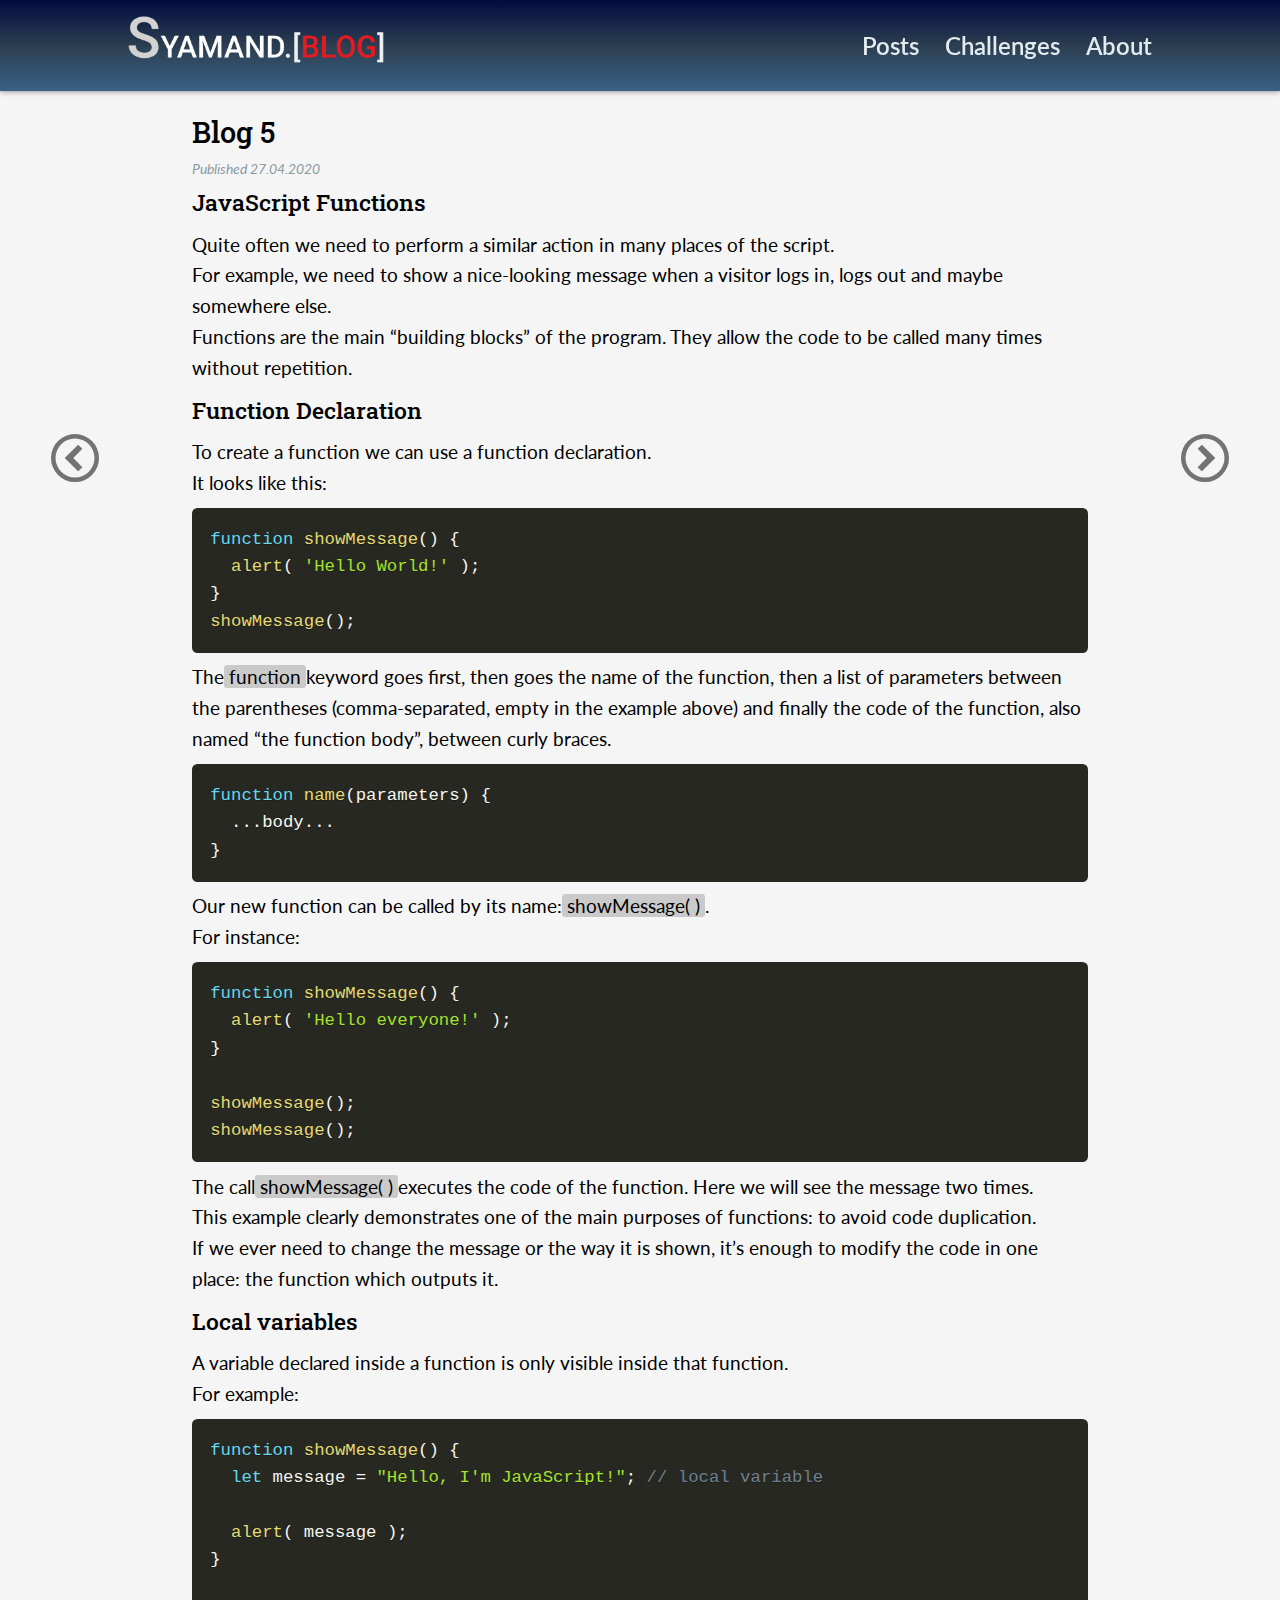
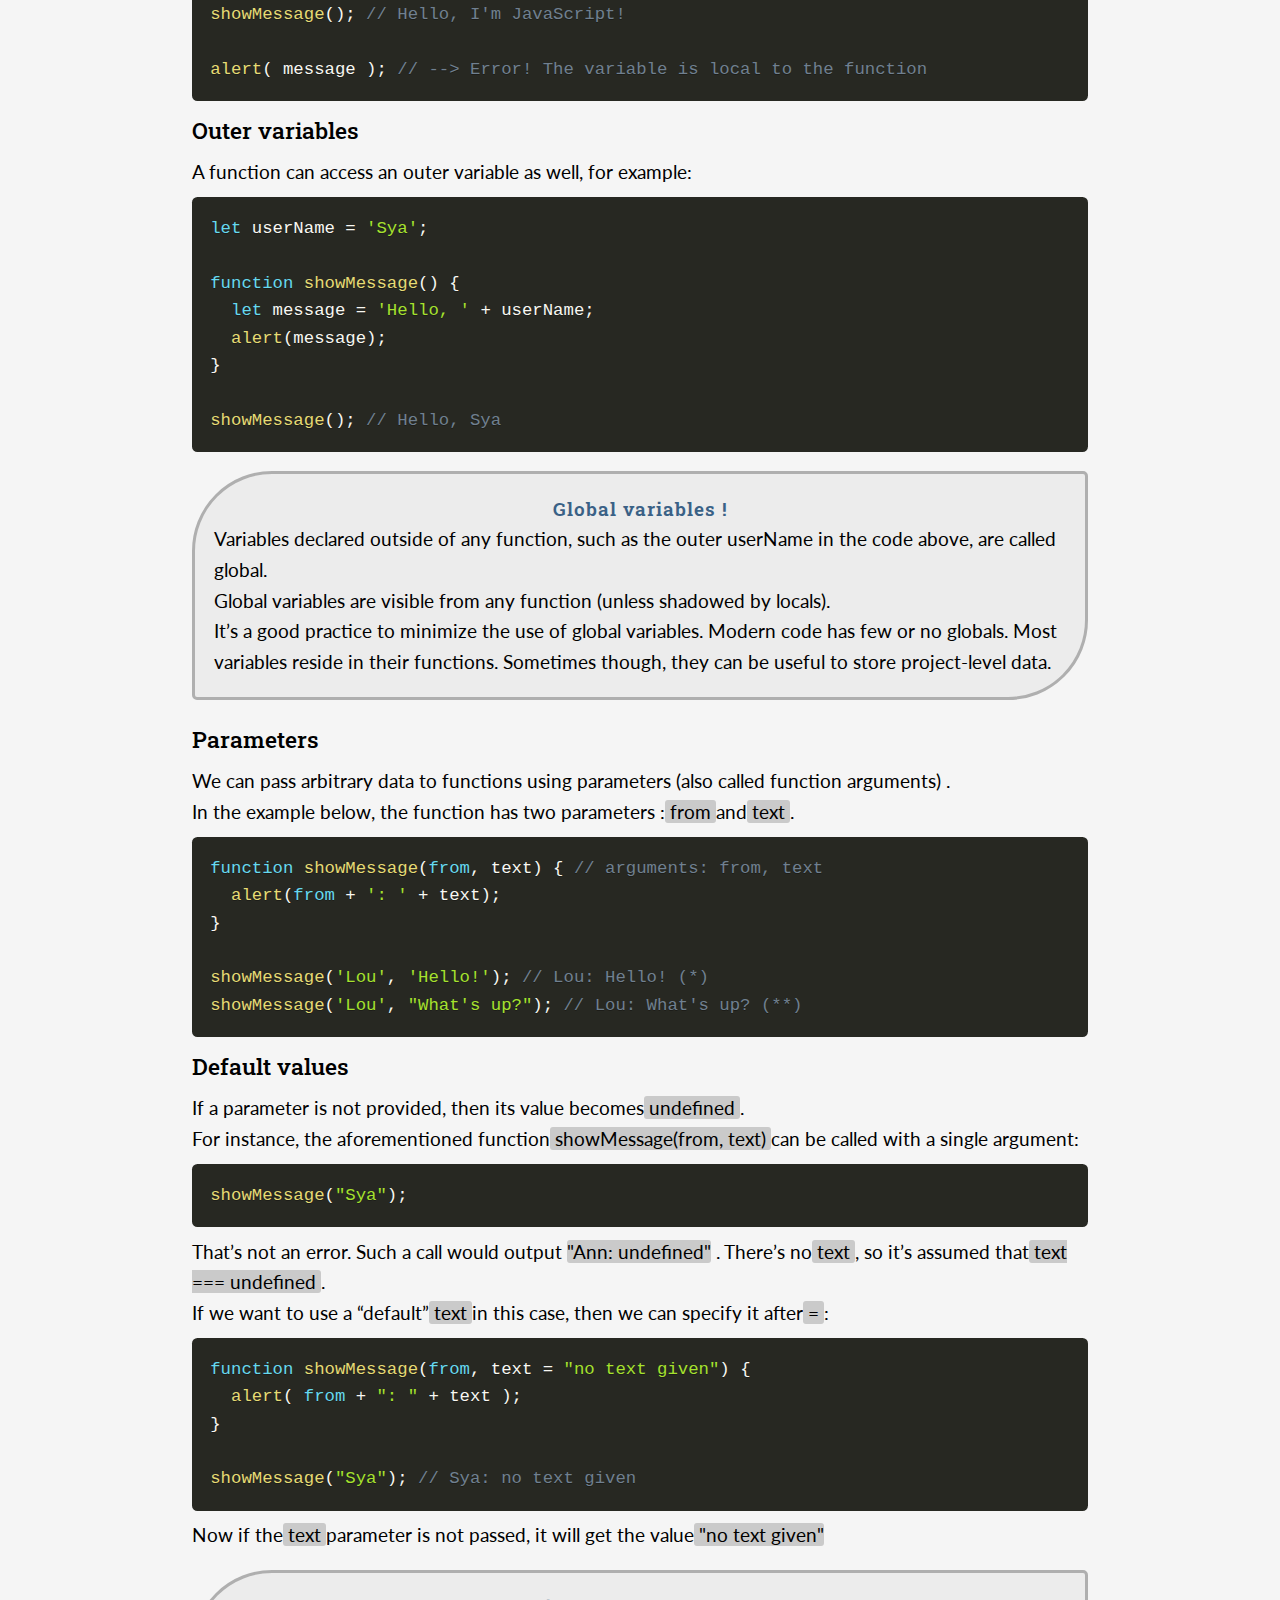
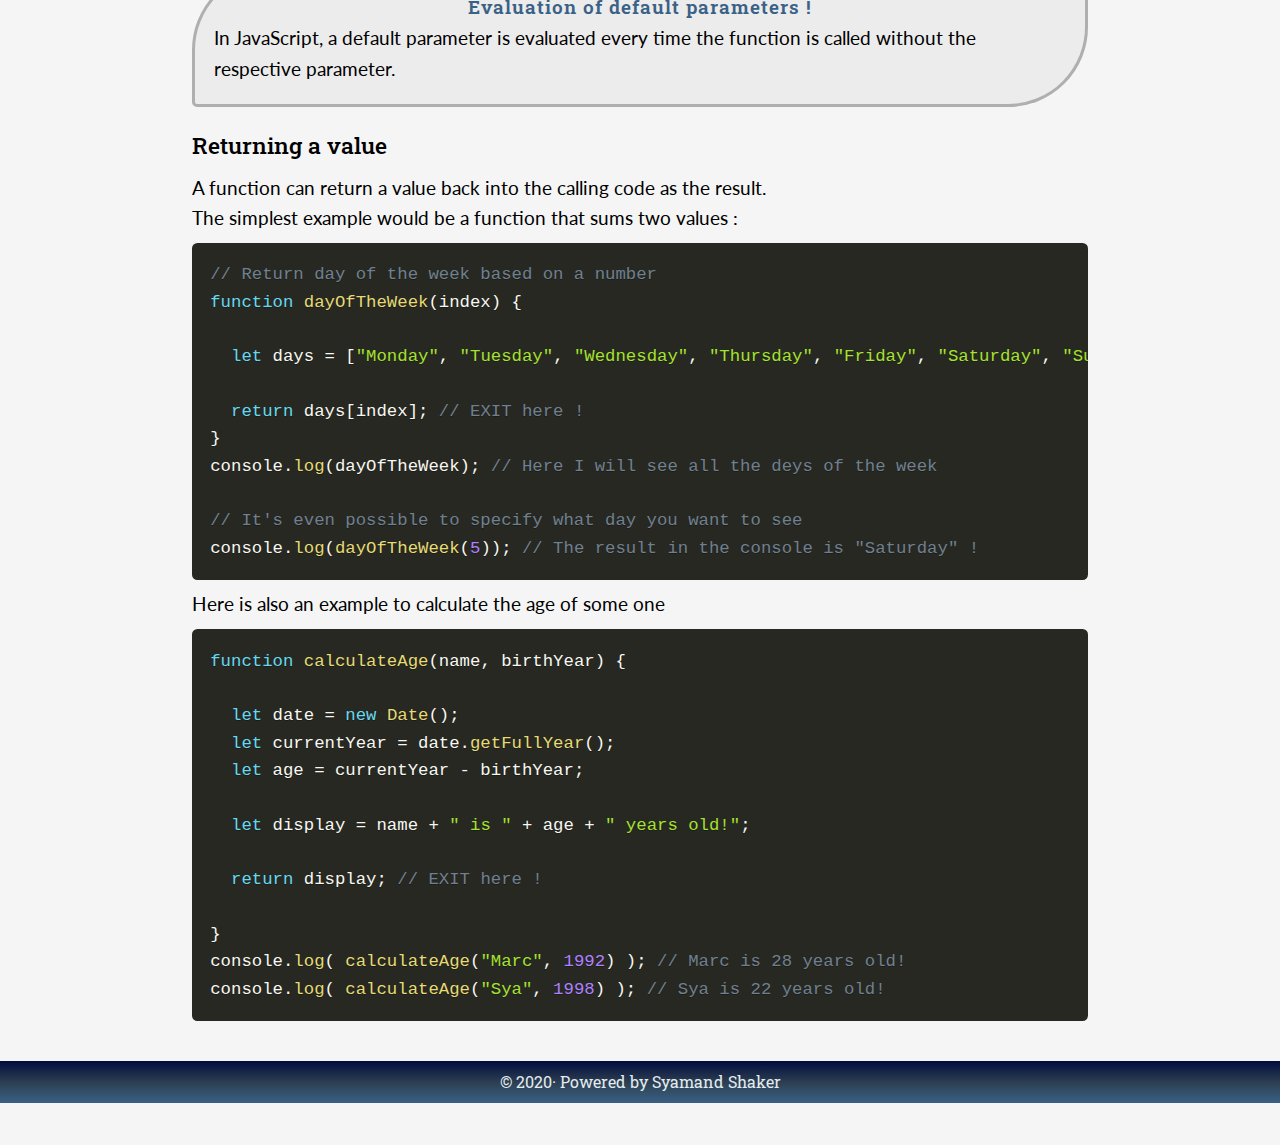
<file: posts/post-template-05.html>
<!DOCTYPE html>
<html lang="en">

<head>
  <meta charset="UTF-8">
  <meta name="viewport" content="width=device-width, initial-scale=1.0">
  <title>Blog</title>

  <!-- PLUGINS PRISM-JS -->
  <link rel="stylesheet" href="../assets/plugins/prism-js/prism.css">

  <!--ICONMOON-->
  <link rel="stylesheet" href="../assets/icons/style.css">

  <!-- GOOGLE FONTS -->
  <link href="https://fonts.googleapis.com/css2?family=Lato:wght@400;700;900&family=Roboto+Slab:wght@300;400;500&display=swap" rel="stylesheet">

  <!-- FAVICONS -->
  <link rel="apple-touch-icon" sizes="180x180" href="../assets/favicons/apple-touch-icon.png">
  <link rel="icon" type="image/png" sizes="32x32" href="../assets/favicons/favicon-32x32.png">
  <link rel="icon" type="image/png" sizes="16x16" href="../assets/favicons/favicon-16x16.png">
  <link rel="manifest" href="../assets/favicons/site.webmanifest">
  <link rel="mask-icon" href="../assets/favicons/safari-pinned-tab.svg" color="#444444">
  <link rel="shortcut icon" href="../assets/favicons/favicon.ico">
  <meta name="msapplication-TileColor" content="#eeeeee">
  <meta name="msapplication-config" content="../assets/favicons/browserconfig.xml">
  <meta name="theme-color" content="#eeeeee">

  <!-- CSS LINKS-->
  <link rel="stylesheet" href="../assets/css/styles.css">

</head>

<body id="blog-5">
  <header id="top-header" class="nav-down top-header">
    <figure class="logo">
      <a href="../index.html">
        <img src="../assets/img/logo.svg" alt="logo">
      </a>
    </figure>
    <figure id="hamburger-menu">
        <a href="#" id="open-menu" class="trigger">
            <img src="../assets/img/burger-icon.svg" alt="Burger menu">
        </a>
        <a href="#" id="close-menu" class="trigger">
            <img src="../assets/img/close-icon.svg" alt="Close menu">
        </a>
    </figure>
    <nav id="main-nav">
      <a href="#" title="posts">Posts</a>
      <a href="#" title="challenges">Challenges</a>
      <a href="../about.html" title="about">About</a>
    </nav>
</header>
  <main>
      <h2>Blog 5</h2>
      <h4>Published 27.04.2020</h4>
      <article>
        <h3>JavaScript Functions</h3>
          <p>Quite often we need to perform a similar action in many places of the script.</p>
          <p>For example, we need to show a nice-looking message when a visitor logs in, logs out and maybe somewhere else.</p>
          <p>Functions are the main “building blocks” of the program. They allow the code to be called many times without repetition.</p>
        <h3>Function Declaration</h3>
        <p>To create a function we can use a function declaration.</p>
        <p>It looks like this:</p>
        <pre>
          <code class="language-javascript">
            function showMessage() {
              alert( 'Hello World!' );
            }
            showMessage();
          </code>
        </pre>
        <p>
          The<span style="background-color: #cacaca; border-radius: 3px;"> function </span> keyword goes first, then goes the name of the function, then a list of parameters between the parentheses (comma-separated, empty in the example above) and finally the code of the function, also named “the function body”, between curly braces.
        </p>
        <pre>
          <code class="language-javascript">
            function name(parameters) {
              ...body...
            }
          </code>
        </pre>
        <p>
          Our new function can be called by its name:<span style="background-color: #cacaca; border-radius: 3px;"> showMessage( ) </span>.
          <br>
          For instance:
        </p>
        <pre>
          <code class="language-javascript">
            function showMessage() {
              alert( 'Hello everyone!' );
            }
            
            showMessage();
            showMessage();
          </code>
        </pre>
          <p>The call<span style="background-color: #cacaca; border-radius: 3px;"> showMessage( ) </span> executes the code of the function. Here we will see the message two times.</p>
          <p>This example clearly demonstrates one of the main purposes of functions: to avoid code duplication.</p>
          <p>If we ever need to change the message or the way it is shown, it’s enough to modify the code in one place: the function which outputs it.</p>
        <h3>Local variables</h3>
        <p>
          A variable declared inside a function is only visible inside that function.
          <br>
          For example:
        </p>
        <pre>
          <code class="language-javascript">
            function showMessage() {
              let message = "Hello, I'm JavaScript!"; // local variable
            
              alert( message );
            }
            
            showMessage(); // Hello, I'm JavaScript!
            
            alert( message ); // --> Error! The variable is local to the function
          </code>
        </pre>
        <h3>Outer variables</h3>
        <p>A function can access an outer variable as well, for example:</p>
        <pre>
          <code class="language-javascript">
            let userName = 'Sya';

            function showMessage() {
              let message = 'Hello, ' + userName;
              alert(message);
            }

            showMessage(); // Hello, Sya
          </code>
        </pre>
        <section>
          <h5>Global variables !</h5>
          <p>Variables declared outside of any function, such as the outer userName in the code above, are called global.</p>
          <p>Global variables are visible from any function (unless shadowed by locals).</p>
          <p>It’s a good practice to minimize the use of global variables. Modern code has few or no globals. Most variables reside in their functions. Sometimes though, they can be useful to store project-level data.</p>
        </section>
        <h3>Parameters</h3>
        <p>
          We can pass arbitrary data to functions using parameters (also called function arguments) .<br>
          In the example below, the function has two parameters :<span style="background-color: #cacaca; border-radius: 3px;"> from </span>and<span style="background-color: #cacaca; border-radius: 3px;"> text </span>.
        </p>
        <pre>
          <code class="language-javascript">
            function showMessage(from, text) { // arguments: from, text
              alert(from + ': ' + text);
            }
            
            showMessage('Lou', 'Hello!'); // Lou: Hello! (*)
            showMessage('Lou', "What's up?"); // Lou: What's up? (**)
          </code>
        </pre>
        <h3>Default values</h3>
        <p>
          If a parameter is not provided, then its value becomes<span style="background-color: #cacaca; border-radius: 3px;"> undefined </span> .
          <br>
          For instance, the aforementioned function<span style="background-color: #cacaca; border-radius: 3px;"> showMessage(from, text) </span>can be called with a single argument:
        </p>
        <pre>
          <code class="language-javascript">
            showMessage("Sya");
          </code>
        </pre>
        <p>
          That’s not an error. Such a call would output <span style="background-color: #cacaca; border-radius: 3px;">"Ann: undefined"</span> . 
          There’s no<span style="background-color: #cacaca; border-radius: 3px;"> text </span>, so it’s assumed that<span style="background-color: #cacaca; border-radius: 3px;"> text === undefined </span>.
          <br>
          If we want to use a “default”<span style="background-color: #cacaca; border-radius: 3px;"> text </span>in this case, then we can specify it after<span style="background-color: #cacaca; border-radius: 3px;"> = </span>:
        </p>
        <pre>
          <code class="language-javascript">
            function showMessage(from, text = "no text given") {
              alert( from + ": " + text );
            }
            
            showMessage("Sya"); // Sya: no text given
          </code>
        </pre>
        <p>Now if the<span style="background-color: #cacaca; border-radius: 3px;"> text </span>parameter is not passed, it will get the value<span style="background-color: #cacaca; border-radius: 3px;"> "no text given" </span> </p>
        <section>
          <h5>Evaluation of default parameters !</h5>
          <p>In JavaScript, a default parameter is evaluated every time the function is called without the respective parameter.</p>
        </section>
        <h3>Returning a value</h3>
        <p>
          A function can return a value back into the calling code as the result.
          <br>
          The simplest example would be a function that sums two values :
        </p>
        <pre>
          <code class="language-javascript">
            // Return day of the week based on a number
            function dayOfTheWeek(index) {

              let days = ["Monday", "Tuesday", "Wednesday", "Thursday", "Friday", "Saturday", "Sunday"];
            
              return days[index]; // EXIT here !
            }
            console.log(dayOfTheWeek); // Here I will see all the deys of the week 

            // It's even possible to specify what day you want to see
            console.log(dayOfTheWeek(5)); // The result in the console is "Saturday" !
          </code>
        </pre>
        <p>Here is also an example to calculate the age of some one</p>
        <pre>
          <code class="language-javascript">
            function calculateAge(name, birthYear) {

              let date = new Date();
              let currentYear = date.getFullYear();
              let age = currentYear - birthYear;
            
              let display = name + " is " + age + " years old!";
            
              return display; // EXIT here !
            
            }
            console.log( calculateAge("Marc", 1992) ); // Marc is 28 years old!
            console.log( calculateAge("Sya", 1998) ); // Sya is 22 years old!
          </code>
        </pre>
      </article>
      <div class="post-nav circle-left">
        <a href="post-template-04.html" title="Previous blog"><span class="icon icon-circle-left"></span></a>
      </div>
      <div class="post-nav circle-right">
        <a href="post-template-06.html" title="Next blog"><span class="icon icon-circle-right"></span></a>
      </div>
  </main>
  <footer>
    <h3>© 2020· Powered by Syamand Shaker</h3>
  </footer>
  <script>
    const body = document.querySelector("body");
    const openMenu = document.querySelector("#open-menu");
    const closeMenu = document.querySelector("#close-menu");
    
    openMenu.addEventListener('click', function () {
        body.classList.add('menu-is-open');
    });
    closeMenu.addEventListener('click', function () {
        body.classList.remove('menu-is-open');
    });
  </script>
  <script src="../assets/plugins/prism-js/prism.js"></script>
  <script src="https://code.jquery.com/jquery-3.4.1.slim.js"></script>
  <script src="../assets/js/app.js"></script>
</body>

</html>
</file>
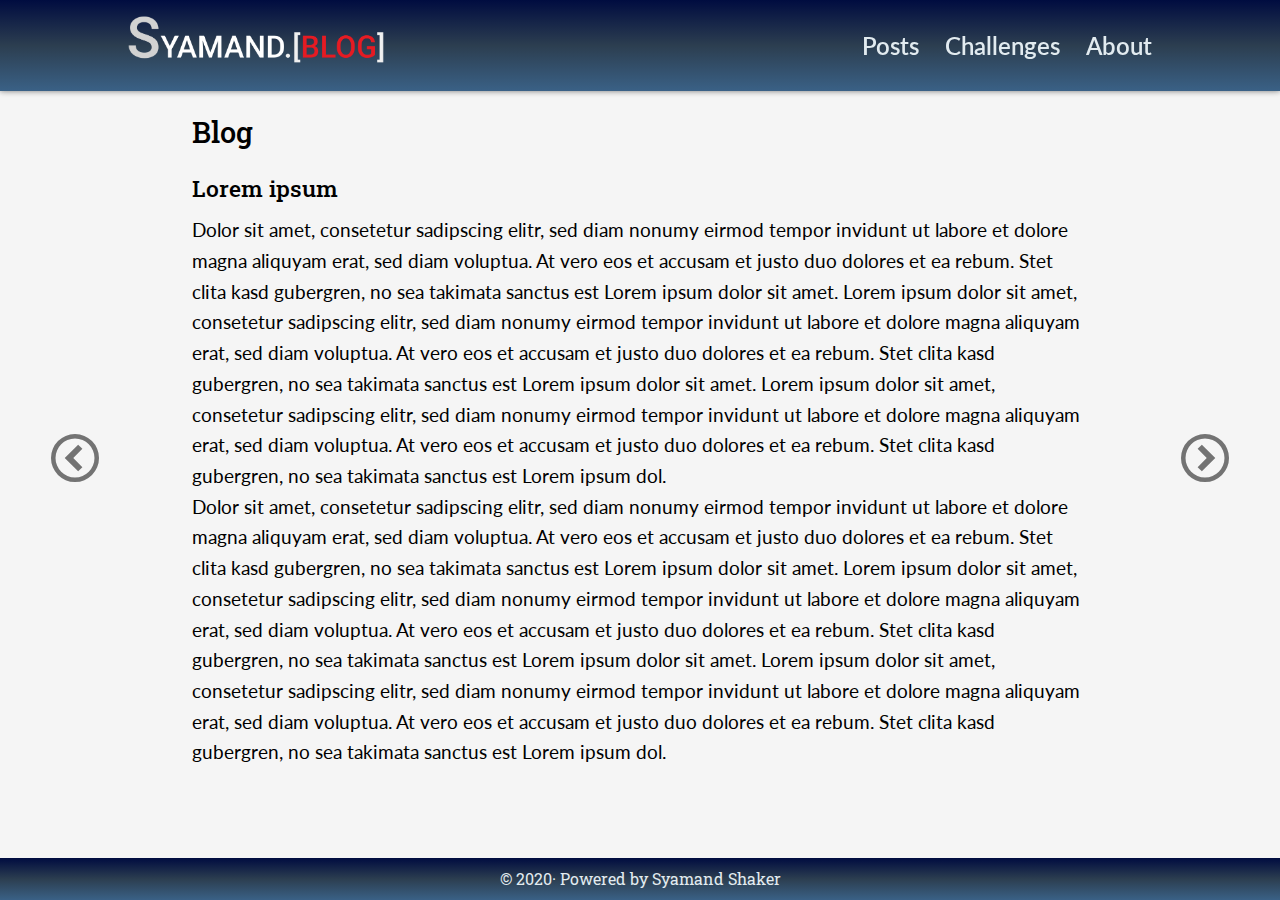
<file: posts/post-template-06.html>
<!DOCTYPE html>
<html lang="en">

<head>
  <meta charset="UTF-8">
  <meta name="viewport" content="width=device-width, initial-scale=1.0">
  <title>Blog</title>

  <!-- GOOGLE FONTS -->
  <link href="https://fonts.googleapis.com/css2?family=Lato:wght@400;700;900&family=Roboto+Slab:wght@300;400;500&display=swap" rel="stylesheet">

  <!--ICONMOON-->
  <link rel="stylesheet" href="../assets/icons/style.css">

  <!-- FAVICONS -->
  <link rel="apple-touch-icon" sizes="180x180" href="../assets/favicons/apple-touch-icon.png">
  <link rel="icon" type="image/png" sizes="32x32" href="../assets/favicons/favicon-32x32.png">
  <link rel="icon" type="image/png" sizes="16x16" href="../assets/favicons/favicon-16x16.png">
  <link rel="manifest" href="../assets/favicons/site.webmanifest">
  <link rel="mask-icon" href="../assets/favicons/safari-pinned-tab.svg" color="#444444">
  <link rel="shortcut icon" href="../assets/favicons/favicon.ico">
  <meta name="msapplication-TileColor" content="#eeeeee">
  <meta name="msapplication-config" content="../assets/favicons/browserconfig.xml">
  <meta name="theme-color" content="#eeeeee">

  <!-- CSS LINKS-->
  <link rel="stylesheet" href="../assets/css/styles.css">

</head>

<body id="blog-6">
  <header id="top-header" class="nav-down top-header">
    <figure class="logo">
      <a href="../index.html">
        <img src="../assets/img/logo.svg" alt="logo">
      </a>
    </figure>
    <figure id="hamburger-menu">
        <a href="#" id="open-menu" class="trigger">
            <img src="../assets/img/burger-icon.svg" alt="Burger menu">
        </a>
        <a href="#" id="close-menu" class="trigger">
            <img src="../assets/img/close-icon.svg" alt="Close menu">
        </a>
    </figure>
    <nav id="main-nav">
      <a href="#" title="posts">Posts</a>
      <a href="#" title="challenges">Challenges</a>
      <a href="../about.html" title="about">About</a>
    </nav>
</header>
  <main>
      <h2>Blog</h2>
      <article>
        <h3>Lorem ipsum</h3>
        Dolor sit amet, consetetur sadipscing elitr, sed diam nonumy eirmod tempor invidunt ut labore et dolore magna aliquyam erat, sed diam voluptua. At vero eos et accusam et justo duo dolores et ea rebum. Stet clita kasd gubergren, no sea takimata sanctus est Lorem ipsum dolor sit amet. Lorem ipsum dolor sit amet, consetetur sadipscing elitr, sed diam nonumy eirmod tempor invidunt ut labore et dolore magna aliquyam erat, sed diam voluptua. At vero eos et accusam et justo duo dolores et ea rebum. Stet clita kasd gubergren, no sea takimata sanctus est Lorem ipsum dolor sit amet. Lorem ipsum dolor sit amet, consetetur sadipscing elitr, sed diam nonumy eirmod tempor invidunt ut labore et dolore magna aliquyam erat, sed diam voluptua. At vero eos et accusam et justo duo dolores et ea rebum. Stet clita kasd gubergren, no sea takimata sanctus est Lorem ipsum dol.
        <br>
        Dolor sit amet, consetetur sadipscing elitr, sed diam nonumy eirmod tempor invidunt ut labore et dolore magna aliquyam erat, sed diam voluptua. At vero eos et accusam et justo duo dolores et ea rebum. Stet clita kasd gubergren, no sea takimata sanctus est Lorem ipsum dolor sit amet. Lorem ipsum dolor sit amet, consetetur sadipscing elitr, sed diam nonumy eirmod tempor invidunt ut labore et dolore magna aliquyam erat, sed diam voluptua. At vero eos et accusam et justo duo dolores et ea rebum. Stet clita kasd gubergren, no sea takimata sanctus est Lorem ipsum dolor sit amet. Lorem ipsum dolor sit amet, consetetur sadipscing elitr, sed diam nonumy eirmod tempor invidunt ut labore et dolore magna aliquyam erat, sed diam voluptua. At vero eos et accusam et justo duo dolores et ea rebum. Stet clita kasd gubergren, no sea takimata sanctus est Lorem ipsum dol.
      </article>
      <div class="post-nav circle-left">
        <a href="post-template-05.html" title="Previous blog"><span class="icon icon-circle-left"></span></a>
      </div>
      <div class="post-nav circle-right">
        <a href="post-template-07.html" title="Next blog"><span class="icon icon-circle-right"></span></a>
      </div>
  </main>
  <footer>
    <h3>© 2020· Powered by Syamand Shaker</h3>
  </footer>
  <script>
    const body = document.querySelector("body");
    const openMenu = document.querySelector("#open-menu");
    const closeMenu = document.querySelector("#close-menu");
    
    openMenu.addEventListener('click', function () {
        body.classList.add('menu-is-open');
    });
    closeMenu.addEventListener('click', function () {
        body.classList.remove('menu-is-open');
    });
  </script>
  <script src="https://code.jquery.com/jquery-3.4.1.slim.js"></script>
  <script src="../assets/js/app.js"></script>
</body>

</html>
</file>
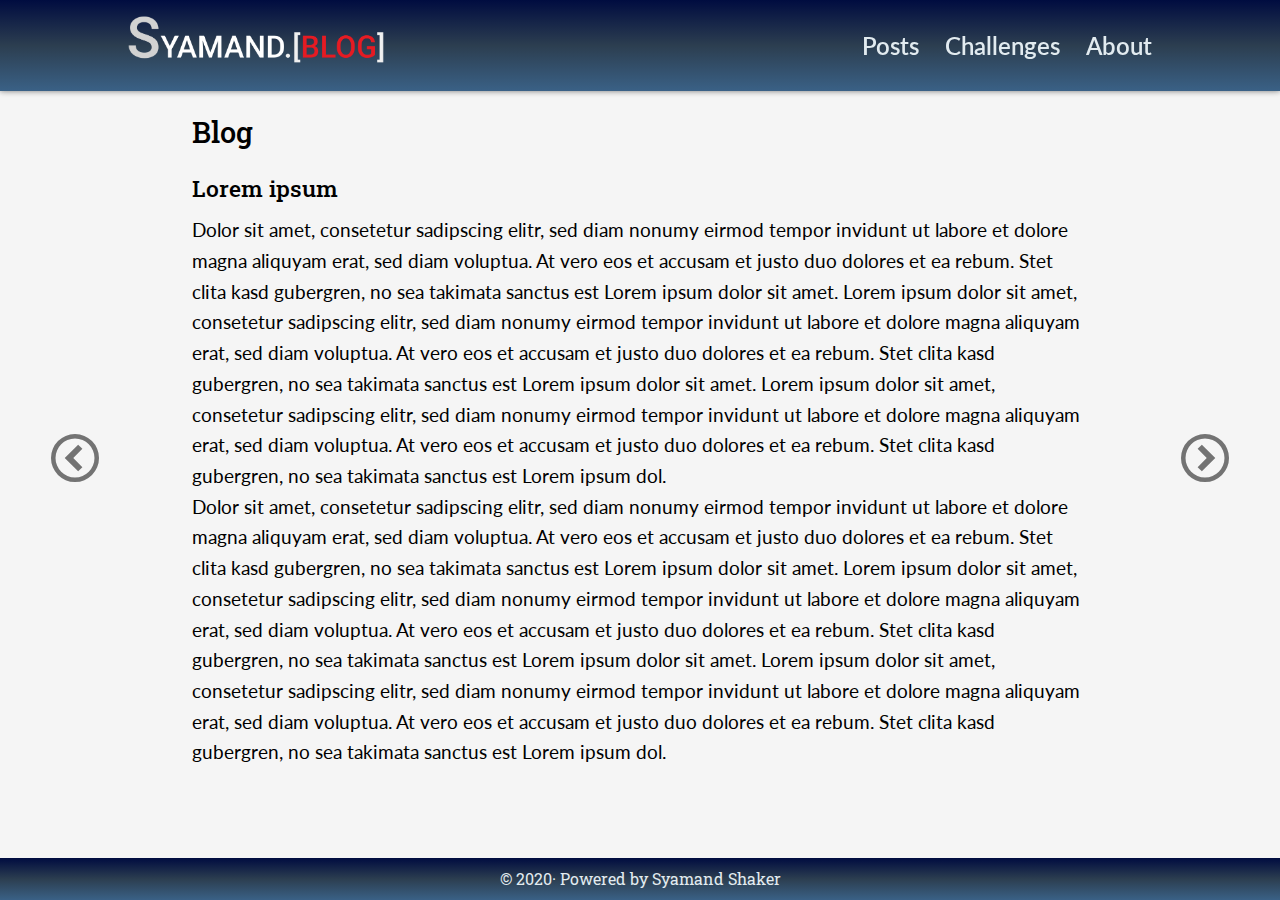
<file: posts/post-template-07.html>
<!DOCTYPE html>
<html lang="en">

<head>
  <meta charset="UTF-8">
  <meta name="viewport" content="width=device-width, initial-scale=1.0">
  <title>Blog</title>

  <!-- GOOGLE FONTS -->
  <link href="https://fonts.googleapis.com/css2?family=Lato:wght@400;700;900&family=Roboto+Slab:wght@300;400;500&display=swap" rel="stylesheet">

  <!--ICONMOON-->
  <link rel="stylesheet" href="../assets/icons/style.css">

  <!-- FAVICONS -->
  <link rel="apple-touch-icon" sizes="180x180" href="../assets/favicons/apple-touch-icon.png">
  <link rel="icon" type="image/png" sizes="32x32" href="../assets/favicons/favicon-32x32.png">
  <link rel="icon" type="image/png" sizes="16x16" href="../assets/favicons/favicon-16x16.png">
  <link rel="manifest" href="../assets/favicons/site.webmanifest">
  <link rel="mask-icon" href="../assets/favicons/safari-pinned-tab.svg" color="#444444">
  <link rel="shortcut icon" href="../assets/favicons/favicon.ico">
  <meta name="msapplication-TileColor" content="#eeeeee">
  <meta name="msapplication-config" content="../assets/favicons/browserconfig.xml">
  <meta name="theme-color" content="#eeeeee">

  <!-- CSS LINKS-->
  <link rel="stylesheet" href="../assets/css/styles.css">

</head>

<body id="blog-7">
  <header id="top-header" class="nav-down top-header">
    <figure class="logo">
      <a href="../index.html">
        <img src="../assets/img/logo.svg" alt="logo">
      </a>
    </figure>
    <figure id="hamburger-menu">
        <a href="#" id="open-menu" class="trigger">
            <img src="../assets/img/burger-icon.svg" alt="Burger menu">
        </a>
        <a href="#" id="close-menu" class="trigger">
            <img src="../assets/img/close-icon.svg" alt="Close menu">
        </a>
    </figure>
    <nav id="main-nav">
      <a href="#" title="posts">Posts</a>
      <a href="#" title="challenges">Challenges</a>
      <a href="../about.html" title="about">About</a>
    </nav>
</header>
  <main>
      <h2>Blog</h2>
      <article>
        <h3>Lorem ipsum</h3>
        Dolor sit amet, consetetur sadipscing elitr, sed diam nonumy eirmod tempor invidunt ut labore et dolore magna aliquyam erat, sed diam voluptua. At vero eos et accusam et justo duo dolores et ea rebum. Stet clita kasd gubergren, no sea takimata sanctus est Lorem ipsum dolor sit amet. Lorem ipsum dolor sit amet, consetetur sadipscing elitr, sed diam nonumy eirmod tempor invidunt ut labore et dolore magna aliquyam erat, sed diam voluptua. At vero eos et accusam et justo duo dolores et ea rebum. Stet clita kasd gubergren, no sea takimata sanctus est Lorem ipsum dolor sit amet. Lorem ipsum dolor sit amet, consetetur sadipscing elitr, sed diam nonumy eirmod tempor invidunt ut labore et dolore magna aliquyam erat, sed diam voluptua. At vero eos et accusam et justo duo dolores et ea rebum. Stet clita kasd gubergren, no sea takimata sanctus est Lorem ipsum dol.
        <br>
        Dolor sit amet, consetetur sadipscing elitr, sed diam nonumy eirmod tempor invidunt ut labore et dolore magna aliquyam erat, sed diam voluptua. At vero eos et accusam et justo duo dolores et ea rebum. Stet clita kasd gubergren, no sea takimata sanctus est Lorem ipsum dolor sit amet. Lorem ipsum dolor sit amet, consetetur sadipscing elitr, sed diam nonumy eirmod tempor invidunt ut labore et dolore magna aliquyam erat, sed diam voluptua. At vero eos et accusam et justo duo dolores et ea rebum. Stet clita kasd gubergren, no sea takimata sanctus est Lorem ipsum dolor sit amet. Lorem ipsum dolor sit amet, consetetur sadipscing elitr, sed diam nonumy eirmod tempor invidunt ut labore et dolore magna aliquyam erat, sed diam voluptua. At vero eos et accusam et justo duo dolores et ea rebum. Stet clita kasd gubergren, no sea takimata sanctus est Lorem ipsum dol.
      </article>
      <div class="post-nav circle-left">
        <a href="post-template-06.html" title="Previous blog"><span class="icon icon-circle-left"></span></a>
      </div>
      <div class="post-nav circle-right">
        <a href="post-template-08.html" title="Next blog"><span class="icon icon-circle-right"></span></a>
      </div>
  </main>
  <footer>
    <h3>© 2020· Powered by Syamand Shaker</h3>
  </footer>
  <script>
    const body = document.querySelector("body");
    const openMenu = document.querySelector("#open-menu");
    const closeMenu = document.querySelector("#close-menu");
    
    openMenu.addEventListener('click', function () {
        body.classList.add('menu-is-open');
    });
    closeMenu.addEventListener('click', function () {
        body.classList.remove('menu-is-open');
    });
  </script>
  <script src="https://code.jquery.com/jquery-3.4.1.slim.js"></script>
  <script src="../assets/js/app.js"></script>
</body>

</html>
</file>
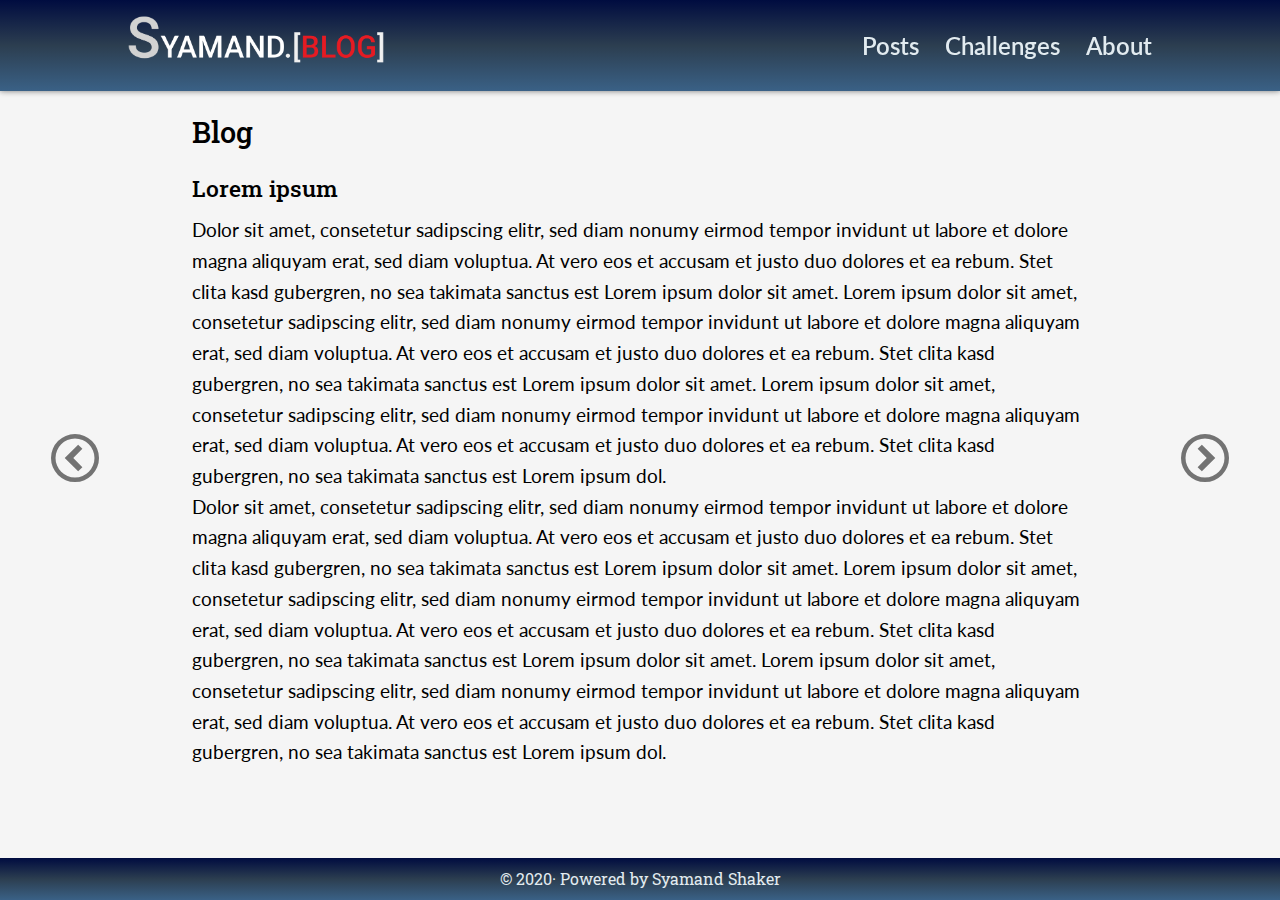
<file: posts/post-template-08.html>
<!DOCTYPE html>
<html lang="en">

<head>
  <meta charset="UTF-8">
  <meta name="viewport" content="width=device-width, initial-scale=1.0">
  <title>Blog</title>

  <!-- GOOGLE FONTS -->
  <link href="https://fonts.googleapis.com/css2?family=Lato:wght@400;700;900&family=Roboto+Slab:wght@300;400;500&display=swap" rel="stylesheet">

  <!--ICONMOON-->
  <link rel="stylesheet" href="../assets/icons/style.css">

  <!-- FAVICONS -->
  <link rel="apple-touch-icon" sizes="180x180" href="../assets/favicons/apple-touch-icon.png">
  <link rel="icon" type="image/png" sizes="32x32" href="../assets/favicons/favicon-32x32.png">
  <link rel="icon" type="image/png" sizes="16x16" href="../assets/favicons/favicon-16x16.png">
  <link rel="manifest" href="../assets/favicons/site.webmanifest">
  <link rel="mask-icon" href="../assets/favicons/safari-pinned-tab.svg" color="#444444">
  <link rel="shortcut icon" href="../assets/favicons/favicon.ico">
  <meta name="msapplication-TileColor" content="#eeeeee">
  <meta name="msapplication-config" content="../assets/favicons/browserconfig.xml">
  <meta name="theme-color" content="#eeeeee">

  <!-- CSS LINKS-->
  <link rel="stylesheet" href="../assets/css/styles.css">

</head>

<body id="blog-8">
  <header id="top-header" class="nav-down top-header">
    <figure class="logo">
      <a href="../index.html">
        <img src="../assets/img/logo.svg" alt="logo">
      </a>
    </figure>
    <figure id="hamburger-menu">
        <a href="#" id="open-menu" class="trigger">
            <img src="../assets/img/burger-icon.svg" alt="Burger menu">
        </a>
        <a href="#" id="close-menu" class="trigger">
            <img src="../assets/img/close-icon.svg" alt="Close menu">
        </a>
    </figure>
    <nav id="main-nav">
      <a href="#" title="posts">Posts</a>
      <a href="#" title="challenges">Challenges</a>
      <a href="../about.html" title="about">About</a>
    </nav>
</header>
  <main>
      <h2>Blog</h2>
      <article>
        <h3>Lorem ipsum</h3>
        Dolor sit amet, consetetur sadipscing elitr, sed diam nonumy eirmod tempor invidunt ut labore et dolore magna aliquyam erat, sed diam voluptua. At vero eos et accusam et justo duo dolores et ea rebum. Stet clita kasd gubergren, no sea takimata sanctus est Lorem ipsum dolor sit amet. Lorem ipsum dolor sit amet, consetetur sadipscing elitr, sed diam nonumy eirmod tempor invidunt ut labore et dolore magna aliquyam erat, sed diam voluptua. At vero eos et accusam et justo duo dolores et ea rebum. Stet clita kasd gubergren, no sea takimata sanctus est Lorem ipsum dolor sit amet. Lorem ipsum dolor sit amet, consetetur sadipscing elitr, sed diam nonumy eirmod tempor invidunt ut labore et dolore magna aliquyam erat, sed diam voluptua. At vero eos et accusam et justo duo dolores et ea rebum. Stet clita kasd gubergren, no sea takimata sanctus est Lorem ipsum dol.
        <br>
        Dolor sit amet, consetetur sadipscing elitr, sed diam nonumy eirmod tempor invidunt ut labore et dolore magna aliquyam erat, sed diam voluptua. At vero eos et accusam et justo duo dolores et ea rebum. Stet clita kasd gubergren, no sea takimata sanctus est Lorem ipsum dolor sit amet. Lorem ipsum dolor sit amet, consetetur sadipscing elitr, sed diam nonumy eirmod tempor invidunt ut labore et dolore magna aliquyam erat, sed diam voluptua. At vero eos et accusam et justo duo dolores et ea rebum. Stet clita kasd gubergren, no sea takimata sanctus est Lorem ipsum dolor sit amet. Lorem ipsum dolor sit amet, consetetur sadipscing elitr, sed diam nonumy eirmod tempor invidunt ut labore et dolore magna aliquyam erat, sed diam voluptua. At vero eos et accusam et justo duo dolores et ea rebum. Stet clita kasd gubergren, no sea takimata sanctus est Lorem ipsum dol.
      </article>
      <div class="post-nav circle-left">
        <a href="post-template-07.html" title="Previous blog"><span class="icon icon-circle-left"></span></a>
      </div>
      <div class="post-nav circle-right">
        <a href="post-template-09.html" title="Next blog"><span class="icon icon-circle-right"></span></a>
      </div>
  </main>
  <footer>
    <h3>© 2020· Powered by Syamand Shaker</h3>
  </footer>
  <script>
    const body = document.querySelector("body");
    const openMenu = document.querySelector("#open-menu");
    const closeMenu = document.querySelector("#close-menu");
    
    openMenu.addEventListener('click', function () {
        body.classList.add('menu-is-open');
    });
    closeMenu.addEventListener('click', function () {
        body.classList.remove('menu-is-open');
    });
  </script>
  <script src="https://code.jquery.com/jquery-3.4.1.slim.js"></script>
  <script src="../assets/js/app.js"></script>
</body>

</html>
</file>
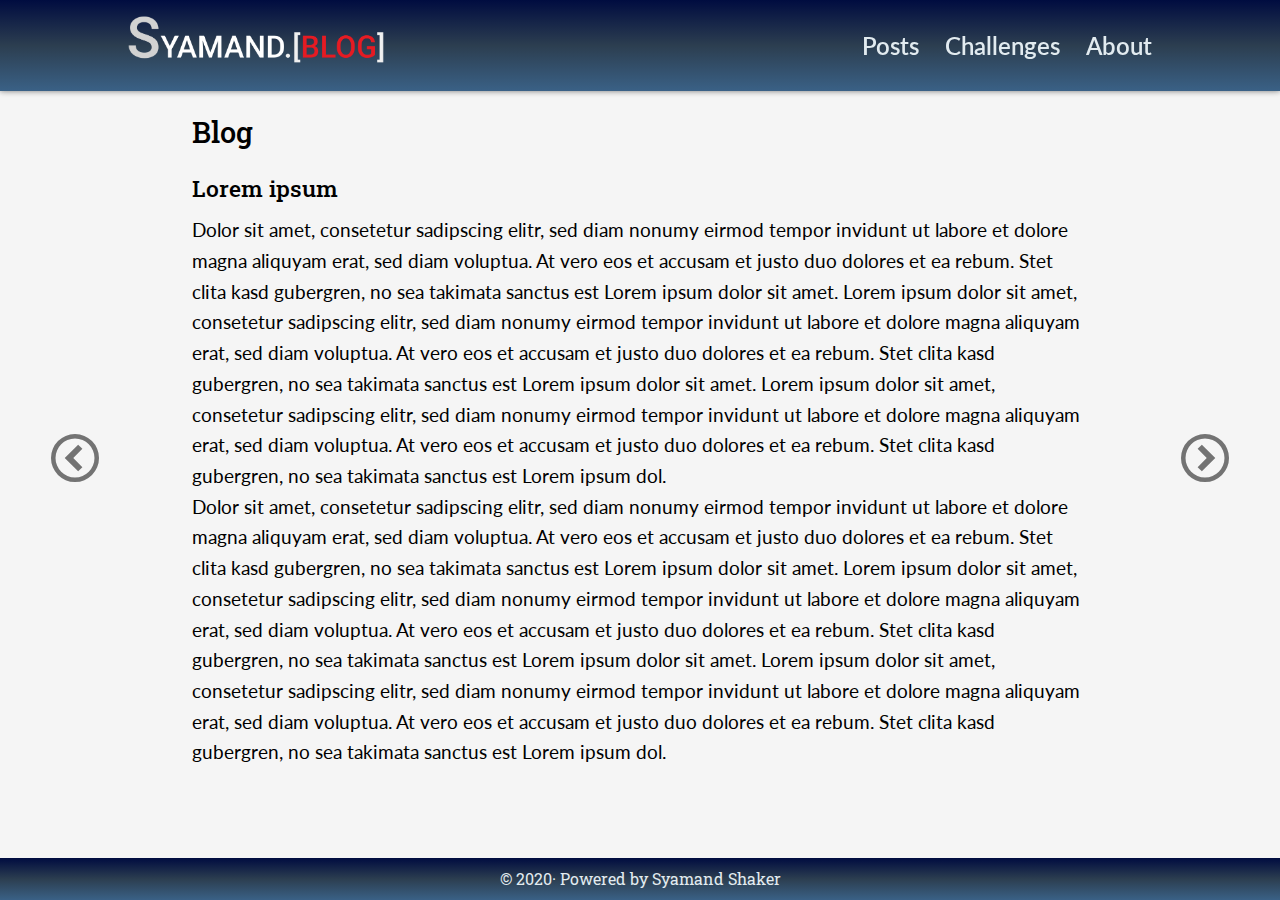
<file: posts/post-template-09.html>
<!DOCTYPE html>
<html lang="en">

<head>
  <meta charset="UTF-8">
  <meta name="viewport" content="width=device-width, initial-scale=1.0">
  <title>Blog</title>

  <!-- GOOGLE FONTS -->
  <link href="https://fonts.googleapis.com/css2?family=Lato:wght@400;700;900&family=Roboto+Slab:wght@300;400;500&display=swap" rel="stylesheet">

  <!--ICONMOON-->
  <link rel="stylesheet" href="../assets/icons/style.css">

  <!-- FAVICONS -->
  <link rel="apple-touch-icon" sizes="180x180" href="../assets/favicons/apple-touch-icon.png">
  <link rel="icon" type="image/png" sizes="32x32" href="../assets/favicons/favicon-32x32.png">
  <link rel="icon" type="image/png" sizes="16x16" href="../assets/favicons/favicon-16x16.png">
  <link rel="manifest" href="../assets/favicons/site.webmanifest">
  <link rel="mask-icon" href="../assets/favicons/safari-pinned-tab.svg" color="#444444">
  <link rel="shortcut icon" href="../assets/favicons/favicon.ico">
  <meta name="msapplication-TileColor" content="#eeeeee">
  <meta name="msapplication-config" content="../assets/favicons/browserconfig.xml">
  <meta name="theme-color" content="#eeeeee">

  <!-- CSS LINKS-->
  <link rel="stylesheet" href="../assets/css/styles.css">

</head>

<body id="blog-9">
  <header id="top-header" class="nav-down top-header">
    <figure class="logo">
      <a href="../index.html">
        <img src="../assets/img/logo.svg" alt="logo">
      </a>
    </figure>
    <figure id="hamburger-menu">
        <a href="#" id="open-menu" class="trigger">
            <img src="../assets/img/burger-icon.svg" alt="Burger menu">
        </a>
        <a href="#" id="close-menu" class="trigger">
            <img src="../assets/img/close-icon.svg" alt="Close menu">
        </a>
    </figure>
    <nav id="main-nav">
      <a href="#" title="posts">Posts</a>
      <a href="#" title="challenges">Challenges</a>
      <a href="../about.html" title="about">About</a>
    </nav>
</header>
  <main>
      <h2>Blog</h2>
      <article>
        <h3>Lorem ipsum</h3>
        Dolor sit amet, consetetur sadipscing elitr, sed diam nonumy eirmod tempor invidunt ut labore et dolore magna aliquyam erat, sed diam voluptua. At vero eos et accusam et justo duo dolores et ea rebum. Stet clita kasd gubergren, no sea takimata sanctus est Lorem ipsum dolor sit amet. Lorem ipsum dolor sit amet, consetetur sadipscing elitr, sed diam nonumy eirmod tempor invidunt ut labore et dolore magna aliquyam erat, sed diam voluptua. At vero eos et accusam et justo duo dolores et ea rebum. Stet clita kasd gubergren, no sea takimata sanctus est Lorem ipsum dolor sit amet. Lorem ipsum dolor sit amet, consetetur sadipscing elitr, sed diam nonumy eirmod tempor invidunt ut labore et dolore magna aliquyam erat, sed diam voluptua. At vero eos et accusam et justo duo dolores et ea rebum. Stet clita kasd gubergren, no sea takimata sanctus est Lorem ipsum dol.
        <br>
        Dolor sit amet, consetetur sadipscing elitr, sed diam nonumy eirmod tempor invidunt ut labore et dolore magna aliquyam erat, sed diam voluptua. At vero eos et accusam et justo duo dolores et ea rebum. Stet clita kasd gubergren, no sea takimata sanctus est Lorem ipsum dolor sit amet. Lorem ipsum dolor sit amet, consetetur sadipscing elitr, sed diam nonumy eirmod tempor invidunt ut labore et dolore magna aliquyam erat, sed diam voluptua. At vero eos et accusam et justo duo dolores et ea rebum. Stet clita kasd gubergren, no sea takimata sanctus est Lorem ipsum dolor sit amet. Lorem ipsum dolor sit amet, consetetur sadipscing elitr, sed diam nonumy eirmod tempor invidunt ut labore et dolore magna aliquyam erat, sed diam voluptua. At vero eos et accusam et justo duo dolores et ea rebum. Stet clita kasd gubergren, no sea takimata sanctus est Lorem ipsum dol.
      </article>
      <div class="post-nav circle-left">
        <a href="post-template-08.html" title="Previous blog"><span class="icon icon-circle-left"></span></a>
      </div>
      <div class="post-nav circle-right">
        <a href="post-template-10.html" title="Next blog"><span class="icon icon-circle-right"></span></a>
      </div>
  </main>
  <footer>
    <h3>© 2020· Powered by Syamand Shaker</h3>
  </footer>
  <script>
    const body = document.querySelector("body");
    const openMenu = document.querySelector("#open-menu");
    const closeMenu = document.querySelector("#close-menu");
    
    openMenu.addEventListener('click', function () {
        body.classList.add('menu-is-open');
    });
    closeMenu.addEventListener('click', function () {
        body.classList.remove('menu-is-open');
    });
  </script>
  <script src="https://code.jquery.com/jquery-3.4.1.slim.js"></script>
  <script src="../assets/js/app.js"></script>
</body>

</html>
</file>
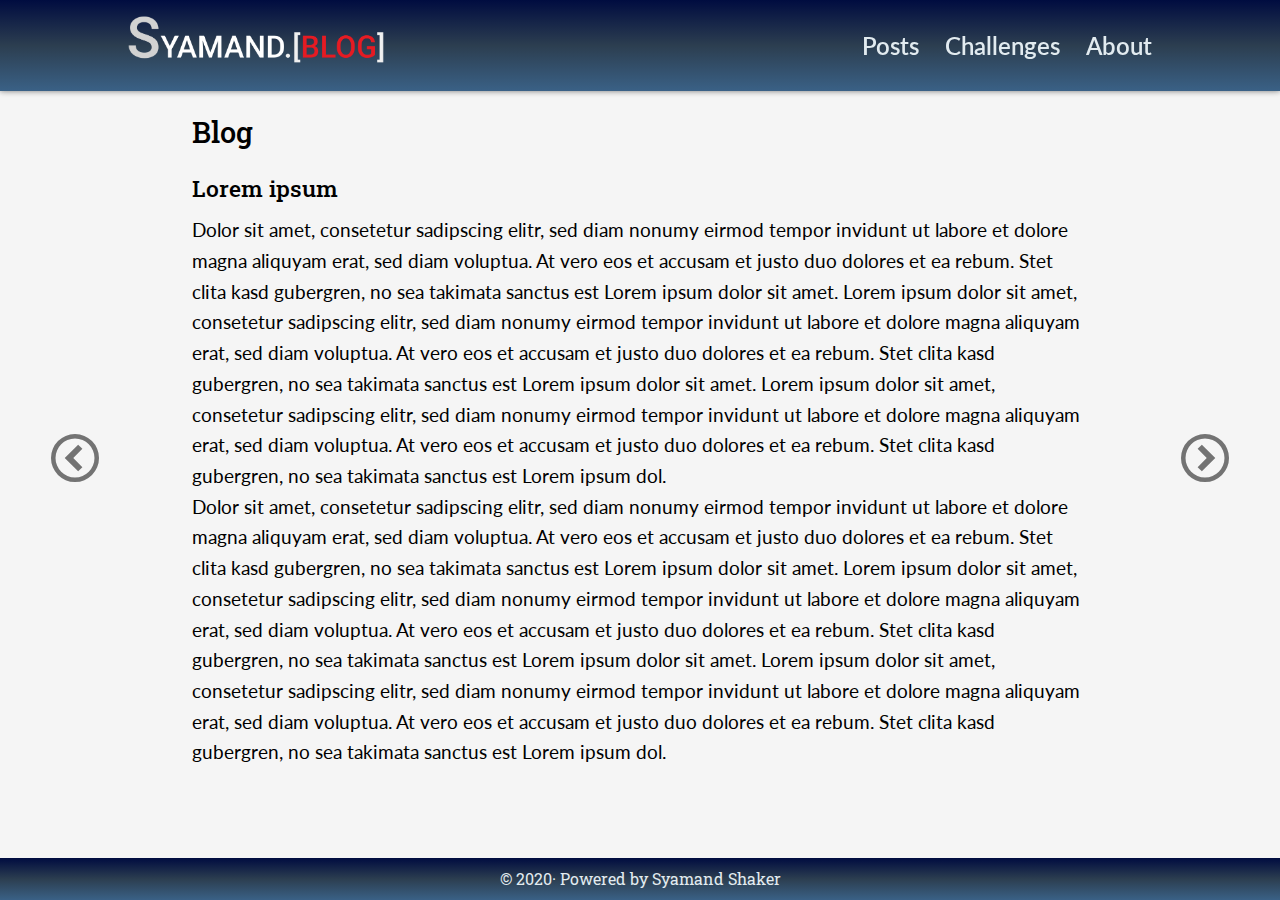
<file: posts/post-template-10.html>
<!DOCTYPE html>
<html lang="en">

<head>
  <meta charset="UTF-8">
  <meta name="viewport" content="width=device-width, initial-scale=1.0">
  <title>Blog</title>

  <!-- GOOGLE FONTS -->
  <link href="https://fonts.googleapis.com/css2?family=Lato:wght@400;700;900&family=Roboto+Slab:wght@300;400;500&display=swap" rel="stylesheet">

  <!--ICONMOON-->
  <link rel="stylesheet" href="../assets/icons/style.css">

  <!-- FAVICONS -->
  <link rel="apple-touch-icon" sizes="180x180" href="../assets/favicons/apple-touch-icon.png">
  <link rel="icon" type="image/png" sizes="32x32" href="../assets/favicons/favicon-32x32.png">
  <link rel="icon" type="image/png" sizes="16x16" href="../assets/favicons/favicon-16x16.png">
  <link rel="manifest" href="../assets/favicons/site.webmanifest">
  <link rel="mask-icon" href="../assets/favicons/safari-pinned-tab.svg" color="#444444">
  <link rel="shortcut icon" href="../assets/favicons/favicon.ico">
  <meta name="msapplication-TileColor" content="#eeeeee">
  <meta name="msapplication-config" content="../assets/favicons/browserconfig.xml">
  <meta name="theme-color" content="#eeeeee">

  <!-- CSS LINKS-->
  <link rel="stylesheet" href="../assets/css/styles.css">

</head>

<body id="blog-10">
  <header id="top-header" class="nav-down top-header">
    <figure class="logo">
      <a href="../index.html">
        <img src="../assets/img/logo.svg" alt="logo">
      </a>
    </figure>
    <figure id="hamburger-menu">
        <a href="#" id="open-menu" class="trigger">
            <img src="../assets/img/burger-icon.svg" alt="Burger menu">
        </a>
        <a href="#" id="close-menu" class="trigger">
            <img src="../assets/img/close-icon.svg" alt="Close menu">
        </a>
    </figure>
    <nav id="main-nav">
      <a href="#" title="posts">Posts</a>
      <a href="#" title="challenges">Challenges</a>
      <a href="../about.html" title="about">About</a>
    </nav>
</header>
  <main>
      <h2>Blog</h2>
      <article>
        <h3>Lorem ipsum</h3>
        Dolor sit amet, consetetur sadipscing elitr, sed diam nonumy eirmod tempor invidunt ut labore et dolore magna aliquyam erat, sed diam voluptua. At vero eos et accusam et justo duo dolores et ea rebum. Stet clita kasd gubergren, no sea takimata sanctus est Lorem ipsum dolor sit amet. Lorem ipsum dolor sit amet, consetetur sadipscing elitr, sed diam nonumy eirmod tempor invidunt ut labore et dolore magna aliquyam erat, sed diam voluptua. At vero eos et accusam et justo duo dolores et ea rebum. Stet clita kasd gubergren, no sea takimata sanctus est Lorem ipsum dolor sit amet. Lorem ipsum dolor sit amet, consetetur sadipscing elitr, sed diam nonumy eirmod tempor invidunt ut labore et dolore magna aliquyam erat, sed diam voluptua. At vero eos et accusam et justo duo dolores et ea rebum. Stet clita kasd gubergren, no sea takimata sanctus est Lorem ipsum dol.
        <br>
        Dolor sit amet, consetetur sadipscing elitr, sed diam nonumy eirmod tempor invidunt ut labore et dolore magna aliquyam erat, sed diam voluptua. At vero eos et accusam et justo duo dolores et ea rebum. Stet clita kasd gubergren, no sea takimata sanctus est Lorem ipsum dolor sit amet. Lorem ipsum dolor sit amet, consetetur sadipscing elitr, sed diam nonumy eirmod tempor invidunt ut labore et dolore magna aliquyam erat, sed diam voluptua. At vero eos et accusam et justo duo dolores et ea rebum. Stet clita kasd gubergren, no sea takimata sanctus est Lorem ipsum dolor sit amet. Lorem ipsum dolor sit amet, consetetur sadipscing elitr, sed diam nonumy eirmod tempor invidunt ut labore et dolore magna aliquyam erat, sed diam voluptua. At vero eos et accusam et justo duo dolores et ea rebum. Stet clita kasd gubergren, no sea takimata sanctus est Lorem ipsum dol.
      </article>
      <div class="post-nav circle-left">
        <a href="post-template-09.html" title="Previous blog"><span class="icon icon-circle-left"></span></a>
      </div>
      <div class="post-nav circle-right">
        <a href="#" title="Next blog"><span class="icon icon-circle-right"></span></a>
      </div>
  </main>
  <footer>
    <h3>© 2020· Powered by Syamand Shaker</h3>
  </footer>
  <script>
    const body = document.querySelector("body");
    const openMenu = document.querySelector("#open-menu");
    const closeMenu = document.querySelector("#close-menu");
    
    openMenu.addEventListener('click', function () {
        body.classList.add('menu-is-open');
    });
    closeMenu.addEventListener('click', function () {
        body.classList.remove('menu-is-open');
    });
  </script>
  <script src="https://code.jquery.com/jquery-3.4.1.slim.js"></script>
  <script src="../assets/js/app.js"></script>
</body>

</html>
</file>
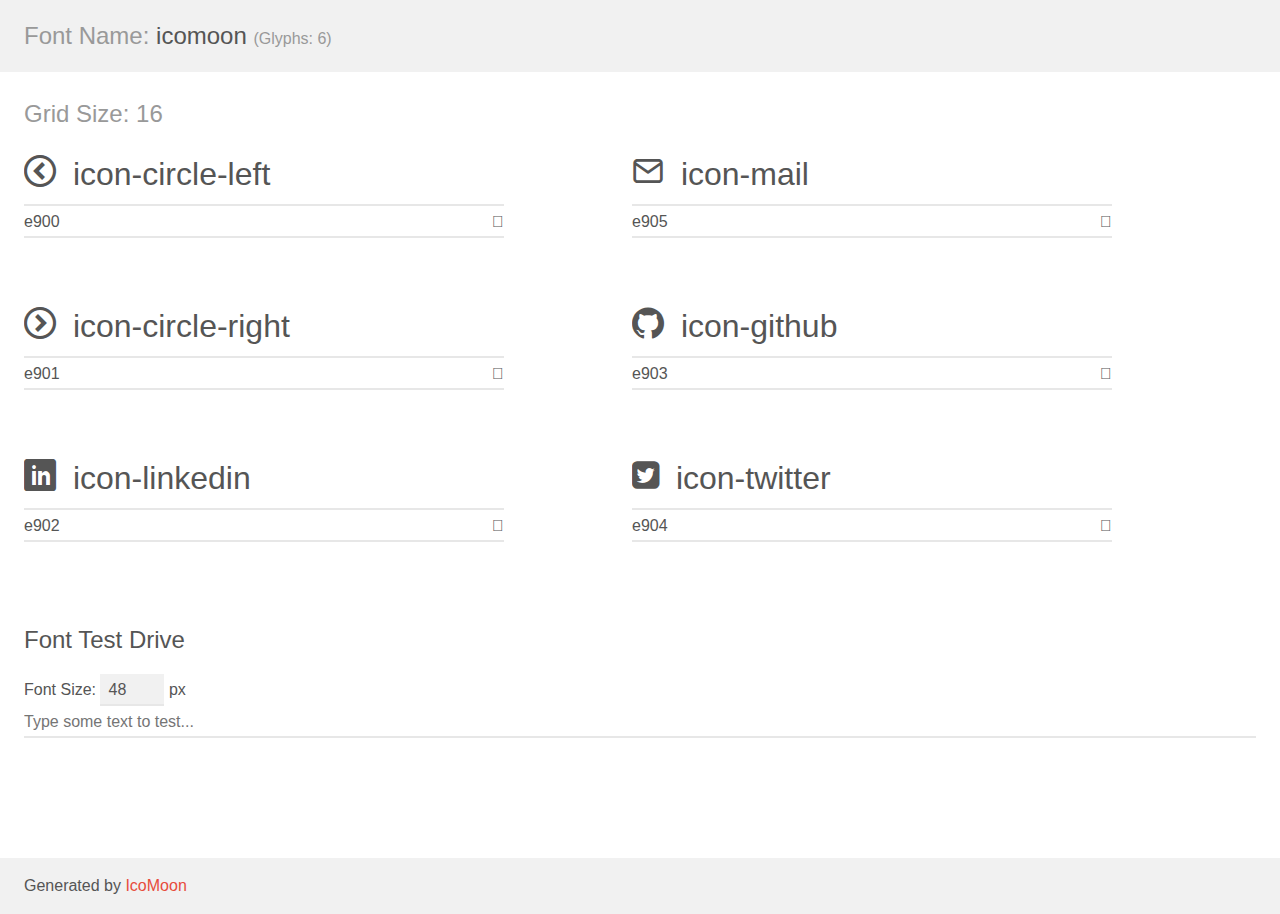
<file: assets/icons/demo.html>
<!doctype html>
<html>
<head>
    <meta charset="utf-8">
    <title>IcoMoon Demo</title>
    <meta name="description" content="An Icon Font Generated By IcoMoon.io">
    <meta name="viewport" content="width=device-width, initial-scale=1">
    <link rel="stylesheet" href="demo-files/demo.css">
    <link rel="stylesheet" href="style.css"></head>
<body>
    <div class="bgc1 clearfix">
        <h1 class="mhmm mvm"><span class="fgc1">Font Name:</span> icomoon <small class="fgc1">(Glyphs:&nbsp;6)</small></h1>
    </div>
    <div class="clearfix mhl ptl">
        <h1 class="mvm mtn fgc1">Grid Size: 16</h1>
        <div class="glyph fs1">
            <div class="clearfix bshadow0 pbs">
                <span class="icon icon-circle-left"></span>
                <span class="mls"> icon-circle-left</span>
            </div>
            <fieldset class="fs0 size1of1 clearfix hidden-false">
                <input type="text" readonly value="e900" class="unit size1of2" />
                <input type="text" maxlength="1" readonly value="&#xe900;" class="unitRight size1of2 talign-right" />
            </fieldset>
            <div class="fs0 bshadow0 clearfix hidden-true">
                <span class="unit pvs fgc1">liga: </span>
                <input type="text" readonly value="" class="liga unitRight" />
            </div>
        </div>
        <div class="glyph fs1">
            <div class="clearfix bshadow0 pbs">
                <span class="icon icon-mail"></span>
                <span class="mls"> icon-mail</span>
            </div>
            <fieldset class="fs0 size1of1 clearfix hidden-false">
                <input type="text" readonly value="e905" class="unit size1of2" />
                <input type="text" maxlength="1" readonly value="&#xe905;" class="unitRight size1of2 talign-right" />
            </fieldset>
            <div class="fs0 bshadow0 clearfix hidden-true">
                <span class="unit pvs fgc1">liga: </span>
                <input type="text" readonly value="" class="liga unitRight" />
            </div>
        </div>
        <div class="glyph fs1">
            <div class="clearfix bshadow0 pbs">
                <span class="icon icon-circle-right"></span>
                <span class="mls"> icon-circle-right</span>
            </div>
            <fieldset class="fs0 size1of1 clearfix hidden-false">
                <input type="text" readonly value="e901" class="unit size1of2" />
                <input type="text" maxlength="1" readonly value="&#xe901;" class="unitRight size1of2 talign-right" />
            </fieldset>
            <div class="fs0 bshadow0 clearfix hidden-true">
                <span class="unit pvs fgc1">liga: </span>
                <input type="text" readonly value="" class="liga unitRight" />
            </div>
        </div>
        <div class="glyph fs1">
            <div class="clearfix bshadow0 pbs">
                <span class="icon icon-github"></span>
                <span class="mls"> icon-github</span>
            </div>
            <fieldset class="fs0 size1of1 clearfix hidden-false">
                <input type="text" readonly value="e903" class="unit size1of2" />
                <input type="text" maxlength="1" readonly value="&#xe903;" class="unitRight size1of2 talign-right" />
            </fieldset>
            <div class="fs0 bshadow0 clearfix hidden-true">
                <span class="unit pvs fgc1">liga: </span>
                <input type="text" readonly value="" class="liga unitRight" />
            </div>
        </div>
        <div class="glyph fs1">
            <div class="clearfix bshadow0 pbs">
                <span class="icon icon-linkedin"></span>
                <span class="mls"> icon-linkedin</span>
            </div>
            <fieldset class="fs0 size1of1 clearfix hidden-false">
                <input type="text" readonly value="e902" class="unit size1of2" />
                <input type="text" maxlength="1" readonly value="&#xe902;" class="unitRight size1of2 talign-right" />
            </fieldset>
            <div class="fs0 bshadow0 clearfix hidden-true">
                <span class="unit pvs fgc1">liga: </span>
                <input type="text" readonly value="" class="liga unitRight" />
            </div>
        </div>
        <div class="glyph fs1">
            <div class="clearfix bshadow0 pbs">
                <span class="icon icon-twitter"></span>
                <span class="mls"> icon-twitter</span>
            </div>
            <fieldset class="fs0 size1of1 clearfix hidden-false">
                <input type="text" readonly value="e904" class="unit size1of2" />
                <input type="text" maxlength="1" readonly value="&#xe904;" class="unitRight size1of2 talign-right" />
            </fieldset>
            <div class="fs0 bshadow0 clearfix hidden-true">
                <span class="unit pvs fgc1">liga: </span>
                <input type="text" readonly value="" class="liga unitRight" />
            </div>
        </div>
    </div>

    <!--[if gt IE 8]><!-->
    <div class="mhl clearfix mbl">
        <h1>Font Test Drive</h1>
        <label>
            Font Size: <input id="fontSize" type="number" class="textbox0 mbm"
            min="8" value="48" />
            px
        </label>
        <input id="testText" type="text" class="phl size1of1 mvl"
        placeholder="Type some text to test..." value=""/>
        <div id="testDrive" class="icon" style="font-family: icomoon">&nbsp;
        </div>
    </div>
    <!--<![endif]-->
    <div class="bgc1 clearfix">
        <p class="mhl">Generated by <a href="https://icomoon.io/app">IcoMoon</a></p>
    </div>

    <script src="demo-files/demo.js"></script>
</body>
</html>
</file>
<file: assets/icons/style.css>
@font-face {
  font-family: 'icomoon';
  src:
    url('fonts/icomoon.ttf?l4iv7p') format('truetype'),
    url('fonts/icomoon.woff?l4iv7p') format('woff'),
    url('fonts/icomoon.svg?l4iv7p#icomoon') format('svg');
  font-weight: normal;
  font-style: normal;
  font-display: block;
}

.icon {
  /* use !important to prevent issues with browser extensions that change fonts */
  font-family: 'icomoon' !important;
  speak: none;
  font-style: normal;
  font-weight: normal;
  font-variant: normal;
  text-transform: none;
  line-height: 1;

  /* Better Font Rendering =========== */
  -webkit-font-smoothing: antialiased;
  -moz-osx-font-smoothing: grayscale;
}
/******** CIRCL LEFT AND RIGHT ********/
.icon-circle-left:before {
  content: "\e900";
  transition: .3s ease-in-out;
}
.icon-circle-left:hover {
  color: #bb441e;
  font-size: .9em;
}
.icon-circle-right:before {
  content: "\e901";
  transition: .3s ease-in-out;
}
.icon-circle-right:hover {
  color:#bb441e;
  font-size: .9em;
}
/******** MAIL ********/
.icon-mail:before {
  content: "\e905";
}
.icon-mail:hover {
  color: rgb(255, 255, 255);
  transition: .3s ease;
}

/******** GITHUB ********/
.icon-github:before {
  content: "\e903";
}
.icon-github:hover {
  color: #fff;
  box-shadow: 0 0 2px #fff;
  border-radius: 25px;
  transition: .3s ease;
}

/******** LINKEDIN ********/
.icon-linkedin:before {
  content: "\e902";
}
.icon-linkedin:hover {
  color: rgb(0, 115, 177);
  transition: .4s ease;
}

/******** TWITTER ********/
.icon-twitter:before {
  content: "\e904";
}
.icon-twitter:hover {
  color: rgb(29, 161, 242);
  transition: .4s ease;
}
</file>
<file: assets/plugins/prism-js/prism.css>
/* PrismJS 1.20.0
https://prismjs.com/download.html#themes=prism-okaidia&languages=markup+css+clike+javascript+bash+git+json+less+markdown+markup-templating+php+python+scss+sql&plugins=line-numbers+keep-markup+unescaped-markup+normalize-whitespace+toolbar */
/**
 * okaidia theme for JavaScript, CSS and HTML
 * Loosely based on Monokai textmate theme by http://www.monokai.nl/
 * @author ocodia
 */

code[class*="language-"],
pre[class*="language-"] {
	color: #f8f8f2;
	background: none;
	text-shadow: 0 1px rgba(0, 0, 0, 0.3);
	font-family: Consolas, Monaco, 'Andale Mono', 'Ubuntu Mono', monospace;
	font-size: 1em;
	text-align: left;
	white-space: pre;
	word-spacing: normal;
	word-break: normal;
	word-wrap: normal;
	line-height: 1.5;

	-moz-tab-size: 4;
	-o-tab-size: 4;
	tab-size: 4;

	-webkit-hyphens: none;
	-moz-hyphens: none;
	-ms-hyphens: none;
	hyphens: none;
}

/* Code blocks */
pre[class*="language-"] {
	padding: 1em;
	margin: .5em 0;
	overflow: auto;
	border-radius: 0.3em;
}

:not(pre) > code[class*="language-"],
pre[class*="language-"] {
	background: #272822;
}

/* Inline code */
:not(pre) > code[class*="language-"] {
	padding: .1em;
	border-radius: .3em;
	white-space: normal;
}

.token.comment,
.token.prolog,
.token.doctype,
.token.cdata {
	color: slategray;
}

.token.punctuation {
	color: #f8f8f2;
}

.token.namespace {
	opacity: .7;
}

.token.property,
.token.tag,
.token.constant,
.token.symbol,
.token.deleted {
	color: #f92672;
}

.token.boolean,
.token.number {
	color: #ae81ff;
}

.token.selector,
.token.attr-name,
.token.string,
.token.char,
.token.builtin,
.token.inserted {
	color: #a6e22e;
}

.token.operator,
.token.entity,
.token.url,
.language-css .token.string,
.style .token.string,
.token.variable {
	color: #f8f8f2;
}

.token.atrule,
.token.attr-value,
.token.function,
.token.class-name {
	color: #e6db74;
}

.token.keyword {
	color: #66d9ef;
}

.token.regex,
.token.important {
	color: #fd971f;
}

.token.important,
.token.bold {
	font-weight: bold;
}
.token.italic {
	font-style: italic;
}

.token.entity {
	cursor: help;
}

pre[class*="language-"].line-numbers {
	position: relative;
	padding-left: 3.8em;
	counter-reset: linenumber;
}

pre[class*="language-"].line-numbers > code {
	position: relative;
	white-space: inherit;
}

.line-numbers .line-numbers-rows {
	position: absolute;
	pointer-events: none;
	top: 0;
	font-size: 100%;
	left: -3.8em;
	width: 3em; /* works for line-numbers below 1000 lines */
	letter-spacing: -1px;
	border-right: 1px solid #999;

	-webkit-user-select: none;
	-moz-user-select: none;
	-ms-user-select: none;
	user-select: none;

}

	.line-numbers-rows > span {
		pointer-events: none;
		display: block;
		counter-increment: linenumber;
	}

		.line-numbers-rows > span:before {
			content: counter(linenumber);
			color: #999;
			display: block;
			padding-right: 0.8em;
			text-align: right;
		}

/* Fallback, in case JS does not run, to ensure the code is at least visible */
[class*='lang-'] script[type='text/plain'],
[class*='language-'] script[type='text/plain'],
script[type='text/plain'][class*='lang-'],
script[type='text/plain'][class*='language-'] {
	display: block;
	font: 100% Consolas, Monaco, monospace;
	white-space: pre;
	overflow: auto;
}

div.code-toolbar {
	/* position: relative; */
}

div.code-toolbar > .toolbar {
	position: absolute;
	top: .3em;
	right: .2em;
	transition: opacity 0.3s ease-in-out;
	opacity: 0;
}

div.code-toolbar:hover > .toolbar {
	opacity: 1;
}

/* Separate line b/c rules are thrown out if selector is invalid.
   IE11 and old Edge versions don't support :focus-within. */
div.code-toolbar:focus-within > .toolbar {
	opacity: 1;
}

div.code-toolbar > .toolbar .toolbar-item {
	display: inline-block;
}

div.code-toolbar > .toolbar a {
	cursor: pointer;
}

div.code-toolbar > .toolbar button {
	background: none;
	border: 0;
	color: inherit;
	font: inherit;
	line-height: normal;
	overflow: visible;
	padding: 0;
	-webkit-user-select: none; /* for button */
	-moz-user-select: none;
	-ms-user-select: none;
}

div.code-toolbar > .toolbar a,
div.code-toolbar > .toolbar button,
div.code-toolbar > .toolbar span {
	color: #bbb;
	font-size: .8em;
	padding: 0 .5em;
	background: #f5f2f0;
	background: rgba(224, 224, 224, 0.2);
	box-shadow: 0 2px 0 0 rgba(0,0,0,0.2);
	border-radius: .5em;
}

div.code-toolbar > .toolbar a:hover,
div.code-toolbar > .toolbar a:focus,
div.code-toolbar > .toolbar button:hover,
div.code-toolbar > .toolbar button:focus,
div.code-toolbar > .toolbar span:hover,
div.code-toolbar > .toolbar span:focus {
	color: inherit;
	text-decoration: none;
}
</file>
<file: assets/icons/demo-files/demo.css>
body {
  padding: 0;
  margin: 0;
  font-family: sans-serif;
  font-size: 1em;
  line-height: 1.5;
  color: #555;
  background: #fff;
}
h1 {
  font-size: 1.5em;
  font-weight: normal;
}
small {
  font-size: .66666667em;
}
a {
  color: #e74c3c;
  text-decoration: none;
}
a:hover, a:focus {
  box-shadow: 0 1px #e74c3c;
}
.bshadow0, input {
  box-shadow: inset 0 -2px #e7e7e7;
}
input:hover {
  box-shadow: inset 0 -2px #ccc;
}
input, fieldset {
  font-family: sans-serif;
  font-size: 1em;
  margin: 0;
  padding: 0;
  border: 0;
}
input {
  color: inherit;
  line-height: 1.5;
  height: 1.5em;
  padding: .25em 0;
}
input:focus {
  outline: none;
  box-shadow: inset 0 -2px #449fdb;
}
.glyph {
  font-size: 16px;
  width: 15em;
  padding-bottom: 1em;
  margin-right: 4em;
  margin-bottom: 1em;
  float: left;
  overflow: hidden;
}
.liga {
  width: 80%;
  width: calc(100% - 2.5em);
}
.talign-right {
  text-align: right;
}
.talign-center {
  text-align: center;
}
.bgc1 {
  background: #f1f1f1;
}
.fgc1 {
  color: #999;
}
.fgc0 {
  color: #000;
}
p {
  margin-top: 1em;
  margin-bottom: 1em;
}
.mvm {
  margin-top: .75em;
  margin-bottom: .75em;
}
.mtn {
  margin-top: 0;
}
.mtl, .mal {
  margin-top: 1.5em;
}
.mbl, .mal {
  margin-bottom: 1.5em;
}
.mal, .mhl {
  margin-left: 1.5em;
  margin-right: 1.5em;
}
.mhmm {
  margin-left: 1em;
  margin-right: 1em;
}
.mls {
  margin-left: .25em;
}
.ptl {
  padding-top: 1.5em;
}
.pbs, .pvs {
  padding-bottom: .25em;
}
.pvs, .pts {
  padding-top: .25em;
}
.unit {
  float: left;
}
.unitRight {
  float: right;
}
.size1of2 {
  width: 50%;
}
.size1of1 {
  width: 100%;
}
.clearfix:before, .clearfix:after {
  content: " ";
  display: table;
}
.clearfix:after {
  clear: both;
}
.hidden-true {
  display: none;
}
.textbox0 {
  width: 3em;
  background: #f1f1f1;
  padding: .25em .5em;
  line-height: 1.5;
  height: 1.5em;
}
#testDrive {
  display: block;
  padding-top: 24px;
  line-height: 1.5;
}
.fs0 {
  font-size: 16px;
}
.fs1 {
  font-size: 32px;
}
</file>
<file: assets/css/styles.css>
/* **** CSS RESET BY Eric Mayer ****
-------------------------------------------------------------------------------------------- */
/*#region RESET */
html,body,div,span,applet,object,iframe,h1,h2,h3,h4,h5,h6,p,blockquote,
pre,a,abbr,acronym,address,big,cite,code,del,dfn,em,img,ins,kbd,q,s,samp,
small,strike,strong,sub,sup,tt,var,b,u,i,center,dl,dt,dd,ol,ul,li,fieldset,
form,label,legend,table,caption,tbody,tfoot,thead,tr,th,td,article,aside,
canvas,details,embed,figure,figcaption,footer,header,hgroup,menu,nav,output,
ruby,section,summary,time,mark,audio,video{margin:0;padding:0;border:0;
font-size:100%;font:inherit;vertical-align:baseline}article,aside,details,
figcaption,figure,footer,header,hgroup,menu,nav,section{display:block}body
{line-height:1}ol,ul{list-style:none}blockquote,q{quotes:none}blockquote:before,
blockquote:after,q:before,q:after{content:'';content:none}table{border-collapse:collapse;
border-spacing:0;box-sizing: border-box;}

/* ** CODE GENERAL FOR ALL PAGES ** 
-------------------------------------------------------------------------------------------- */
/* ===== BODY ===== */
body {
    display: flex;
    flex-direction: column;
    min-height: 100vh;
    font-family: 'Lato', sans-serif;
    background: rgb(245,245,245);
    color: #000;
}

img {
    width: 100%;
    max-width: 100%;
    height: auto;
}

figcaption {
    text-align: center;
    font-size: .6em;
}

/* ===== HEDAER ===== */
header {
    display: flex;
    justify-content: space-between;
    width: 100%;
    height: 40px;
    position: fixed;
    margin: 0 auto;
    padding: 1.6em 0;
    top: 0;
    align-items: center;
    font-weight: 600;
    background: linear-gradient(#000c40, #2c3e50, #3a6186);
    box-shadow: 0px 0px 6px #777; /* #355675 */
    transition: top 0.4s ease-in-out;
}
header a{
    color: #e2ebf0;
}
.nav-up {
    top: -5.8em;
}
/* **** LINKS **** */
header .logo{
    font-size: 2em;
    margin-left: 10%;
    width: 8em;
    transform: translateY(-4px);
}
header>nav {
    font-size: 1.5em;
    margin-right: 10%;
}
header>nav a{
    margin-left: 20px;
}
header>nav a:hover {
    color: #ffeb3b;
    border-bottom: solid 2px #e2ebf0;
}
a {
    color: #111;
    text-decoration: none;
}

/* ===== MAIN ===== */
main {
    flex-grow: 1;
    display: flex;
    flex-direction: column;
    width: 70%;
    margin: 0 auto;
    margin-top: 5.9em;
    padding-top: .6em;
}

/* **** TITLES **** */
h2,
h3 {
    font-family: 'Roboto Slab', serif;
    font-weight: 500;
    font-size: 1.8em;
    margin: .3em 0;
    padding: .2em 0;
}
h3 {
    font-size: 1.2em;
}
h4 {
    font-size: .9em;
    font-style: italic;
    color: rgb(139, 154, 161);
}
h5 {
    font-family: 'Roboto Slab', serif;
    font-size: 1em;
    font-weight: 600;
    text-align: center;
    letter-spacing: 1px;
    color: #3a6186;
}

article{
    font-size: 1.2em;
    line-height: 1.6em;
    margin: 0 0 1.6em;
}

ol {
    list-style-type: decimal;
    margin: auto 15px;
    padding: 10px 0;
}

ol>li {
    padding: 5px 0;
}

/* ===== FOOTER ===== */
footer {
    text-align: center;
    padding: 0.6em 0;
    background: linear-gradient(#000c40, #2c3e50, #3a6186);
}
footer>h3 {
    font-size: 1em;
    color: #e2ebf0;
    margin: auto;
    font-weight: normal;
}

/* HELPER CLASSES
DRY - Don't repeat yourself !
-------------------------------------------------------------------------------------------- */
.img-styles {
    display: block;
    margin: 1.5em auto;
    box-shadow: 0px 0px 8px 0.5px #111;
    cursor: pointer;
}
.social a {
    text-decoration: none;
    color: #e2ebf0;
    font-size: 1.8rem;
    margin: 0 10px;
}
.language-git{
    line-height: 1 !important;
    font-size: .9em !important;
}
.language-javascript {
    font-size: .95em !important;
}
.read-more {
    max-width: 25%;
    padding: .2em 0;
    margin-top: .3em;
    background-color: #e6e6e6;
    border-radius: 10px;
    border: solid 1px #c7c7c7;
    text-align: center;
}
.read-more:hover{
    background-color: #375a7c;
    border: solid 1px #a5a5a5;
    width: 100%;
    transition: .4s ease-in-out;
}
.read-more a {
    display: flex;
    justify-content: center;
   color: #000c40; 
   transition: .3s ease-in-out;
   font-weight: 600;
}
.read-more>a:hover {
    padding-left: .6em;
    color: #ffeb3b;
    transition: .1s ease;
}
/* ========================================= ========================================= */
body.dark-theme {
	background-color: #333;
}
body.dark-theme h2, body.dark-theme p, body.dark-theme h3 {
	color: #ddd;
}
.toggle input[type=checkbox] {
	display: none;
}
.toggle {

}
.toggle label {
	background-color: #cecece;
	border: 2px solid #3c3b3b;
	border-radius: 50px;
	cursor: pointer;
	display: inline-block;
	position: relative;
	transition: all ease-in-out 0.3s;
    width: 50px;
    height: 30px;
}

.toggle label::after {
	background-color: #3c3b3b;
	border-radius: 50%;
	content: ' ';
	cursor: pointer;
	display: inline-block;
	position: absolute;
	left: 2px;
	top: 2px;
	transition: all ease-in-out 0.3s;
    width: 25px;
    height: 25px;
}

.toggle input[type=checkbox]:checked ~ label {
	background-color: #002b44;
	border-color: #d0dbe1;
}

.toggle input[type=checkbox]:checked ~ label::after {
	background-color: #d0dbe1;
	transform: translateX(20px);
}
/* ========================================= ========================================= */

/* LAYOUT 
-------------------------------------------------------------------------------------------- */
/* **** styles --> home page **** */
#home-page>main {
    width: 100%;
    padding: 0;
    margin: 0;
}
#home-page>main .blog-section{
    width: 100%;
    max-width: 960px;
    margin: auto;
    padding: 1em 4%;
}
#home-page>main .section-centered {
    background: linear-gradient(#000c40, #2c3e50, #3a6186);
    /* background compatible with --->  W3C, IE 10+/ Edge, Firefox 16+, Chrome 26+, Opera 12+, Safari 7+ */
    color: #e2ebf0;
    box-shadow: 0 0 2px #111;
}
#home-page>main .section-centered .logo-centered {
    display: flex;
    height: 40em;
    width: 100%;
    justify-content: center;
    align-items: center;
    flex-direction: column;
    text-align: center;
    margin-top: 6em;
}
#home-page>main h2 {
    font-size: 2em;
}
#home-page>main .section-centered p {
    margin-bottom: 1em;
    font-size: 1.1em;
    line-height: 1.2em;
}
#home-page>main img {
    width: 250px;
    height: auto;
    border-radius: 50%;
    box-shadow: 0 0 20px #567694;
}

/* -------- Circle left and right --------- */
.post-nav {
    position: fixed;
    top:50%;
    margin-top: -16px;
    font-size: 3em;
}
.post-nav a {
    color: #737373;
}
.circle-left {
    left: 4%;
}
.circle-right {
    right: 4%;
}

/* -------- Menu Hamberger --------- */
#hamburger-menu {
    display: none;
}
/* **** styles --> about page **** */

/* **** styles --> blog-1 **** */

/* **** styles --> blog-2 **** */

/* **** styles --> blog-3 **** */

/* **** styles --> blog-4 **** */

/* **** styles --> blog-5 **** */
#blog-5>main article section {
    border: solid 3px #afafaf;
    border-radius: 80px 5px;
    background-color: #ececec;
    margin: 1em auto;
    padding: 1em;
}

/* MEDIA QUERIES
-------------------------------------------------------------------------------------------- */
@media (max-width: 900px) {
    /*Hide the nav*/
    #main-nav {
        display: none;
        position: fixed;
        top: 0;
        left: 0;
        width: 100vw;
        height: 100vh;
    }
    /*Nav triggers*/
    #hamburger-menu {
        display: block;
        position: relative;
        z-index: 1;
    }
    #hamburger-menu,
    #hamburger-menu a {
        width: 45px;
        height: 35px;
        overflow: hidden;
        margin-right: 5%;
    }
    #hamburger-menu a {
        display: flex;
        justify-content: center;
    }
    #hamburger-menu img {
        background-color: #e2ebf0;
        border-radius: .2em;
    }
    #hamburger-menu img:hover {
        background-color: #9ba8b5;
    }
    .menu-is-open #open-menu {
        display: none;
    }

    /* MOBILE NAV */
    .menu-is-open {
        overflow: hidden;
    }
    .menu-is-open #main-nav {
        display: flex;
        justify-content: center;
        align-items: center;
        flex-direction: column;
        background-color: rgba(0, 0, 0, .8);
    }
    header #main-nav a {
        color: rgb(226, 235, 240);
        margin: .5em 0;
        padding: .5em 0;
        font-size: 2.5em;
    }
    header .logo {
        margin-left: 5%;
    }
    header #main-nav a {
        font-size: 2em;
    }
    main {
        width: 80%;
    }
    .img-styles {
        width: 100%;
        margin: 1.8em 0;
    }
    .post-nav{
        font-size: 2.2em;
    }
    .circle-left {
        left: 2%;
    }
    .circle-right {
        right: 2%;
    }
}
@media (max-width: 525px) {
    header {
        padding: 1.5em 0;
    }
    header .logo {
        margin-left: 5%;
    }
    header #main-nav a {
        font-size: 1.5em;
    }
    main, #home-page>main .blog-section {
        width: 75%;
    }
    #home-page>main .section-centered .logo-centered img {
        width: 230px;
    }
}
@media (max-width: 414px) {
    header .logo {
        font-size: 1.8em;
    }
    #hamburger-menu, #hamburger-menu a {
        width: 35px;
        height: 30px;
    }
    .post-nav a {
        font-size: .9em;
    }
    .circle-left {
        left: 1%;
    }
    .circle-right {
        right: 1%;
    }
}
@media (max-width: 345px){
    header{
        padding: .8em 0;
    }
    header .logo{
        font-size: 1.4em;
    }
    #home-page>main {
        text-align: center;
    }
    #home-page>main .section-centered .logo-centered {
        height: 30em;
    }
    #home-page>main .section-centered .logo-centered img  {
        width: 200px;
    }
    #home-page>main h2 {
        font-size: 1.6em;
    }
}
</file>
